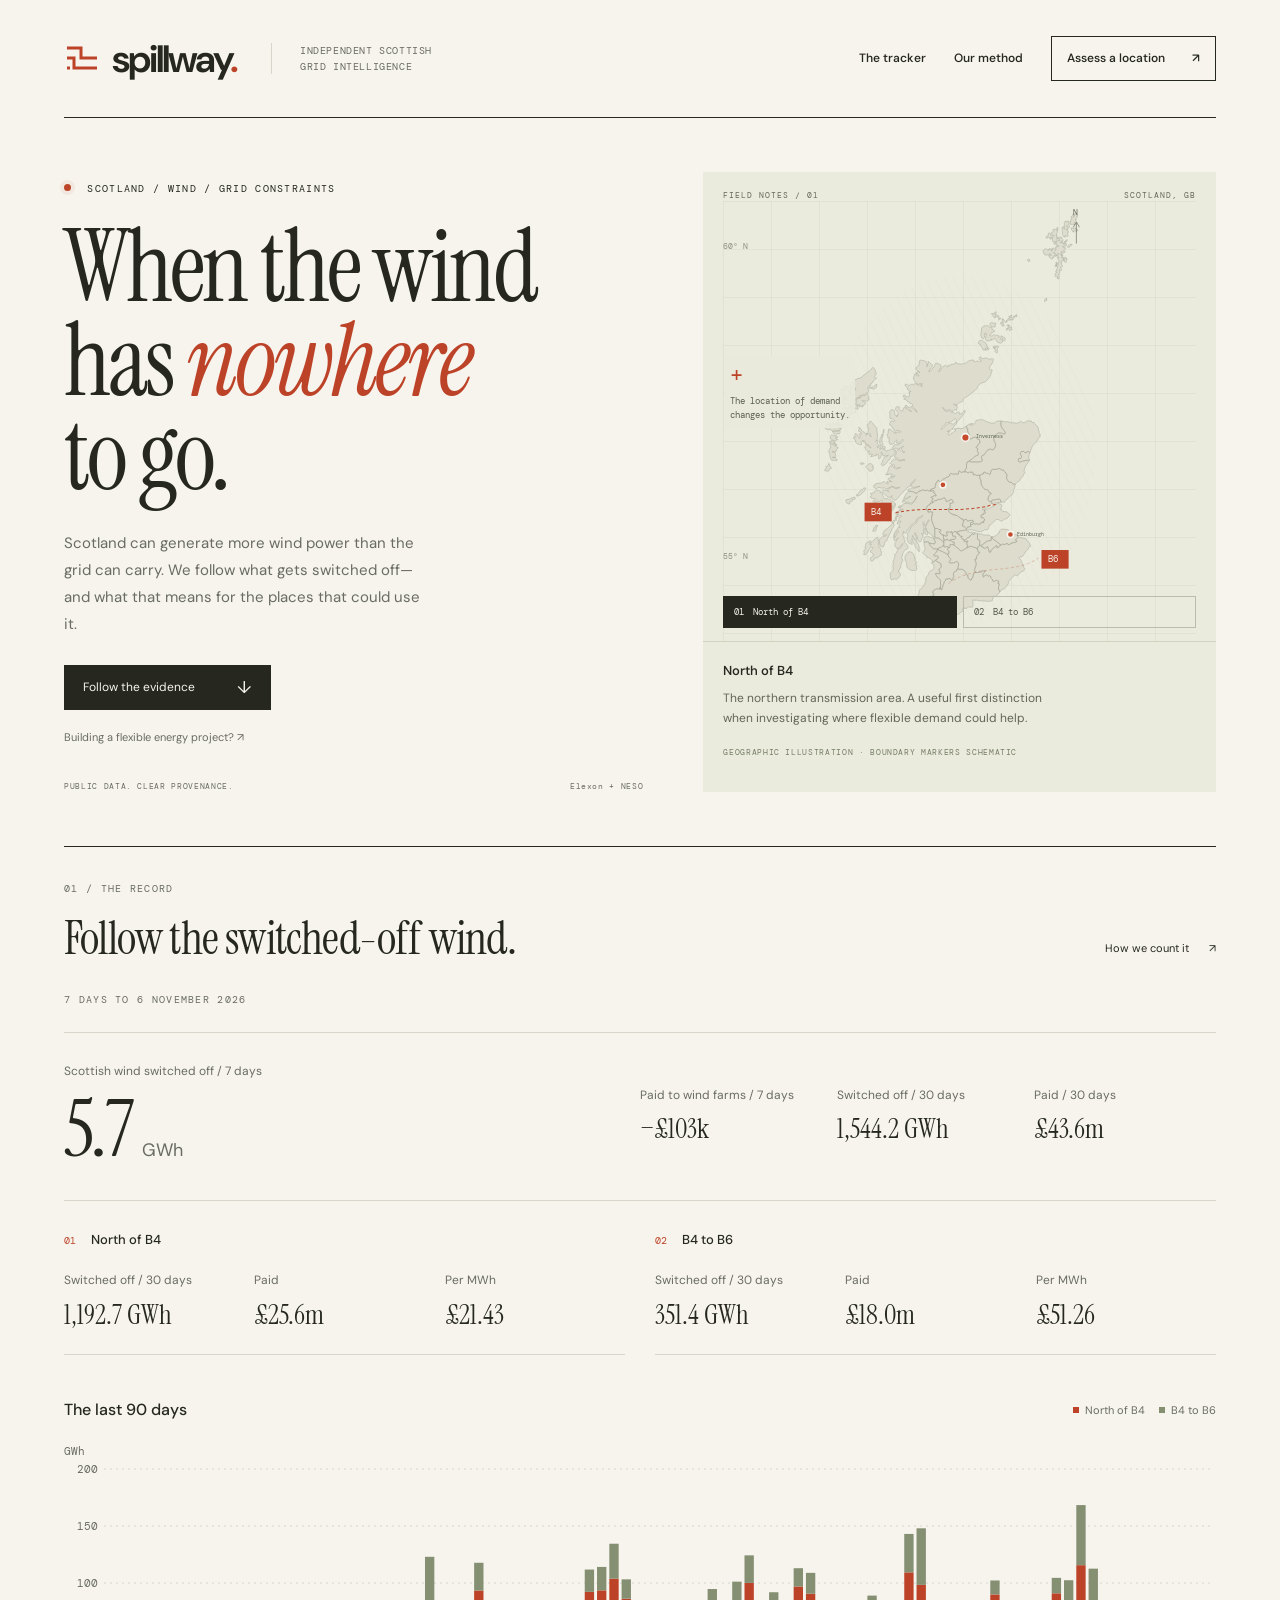
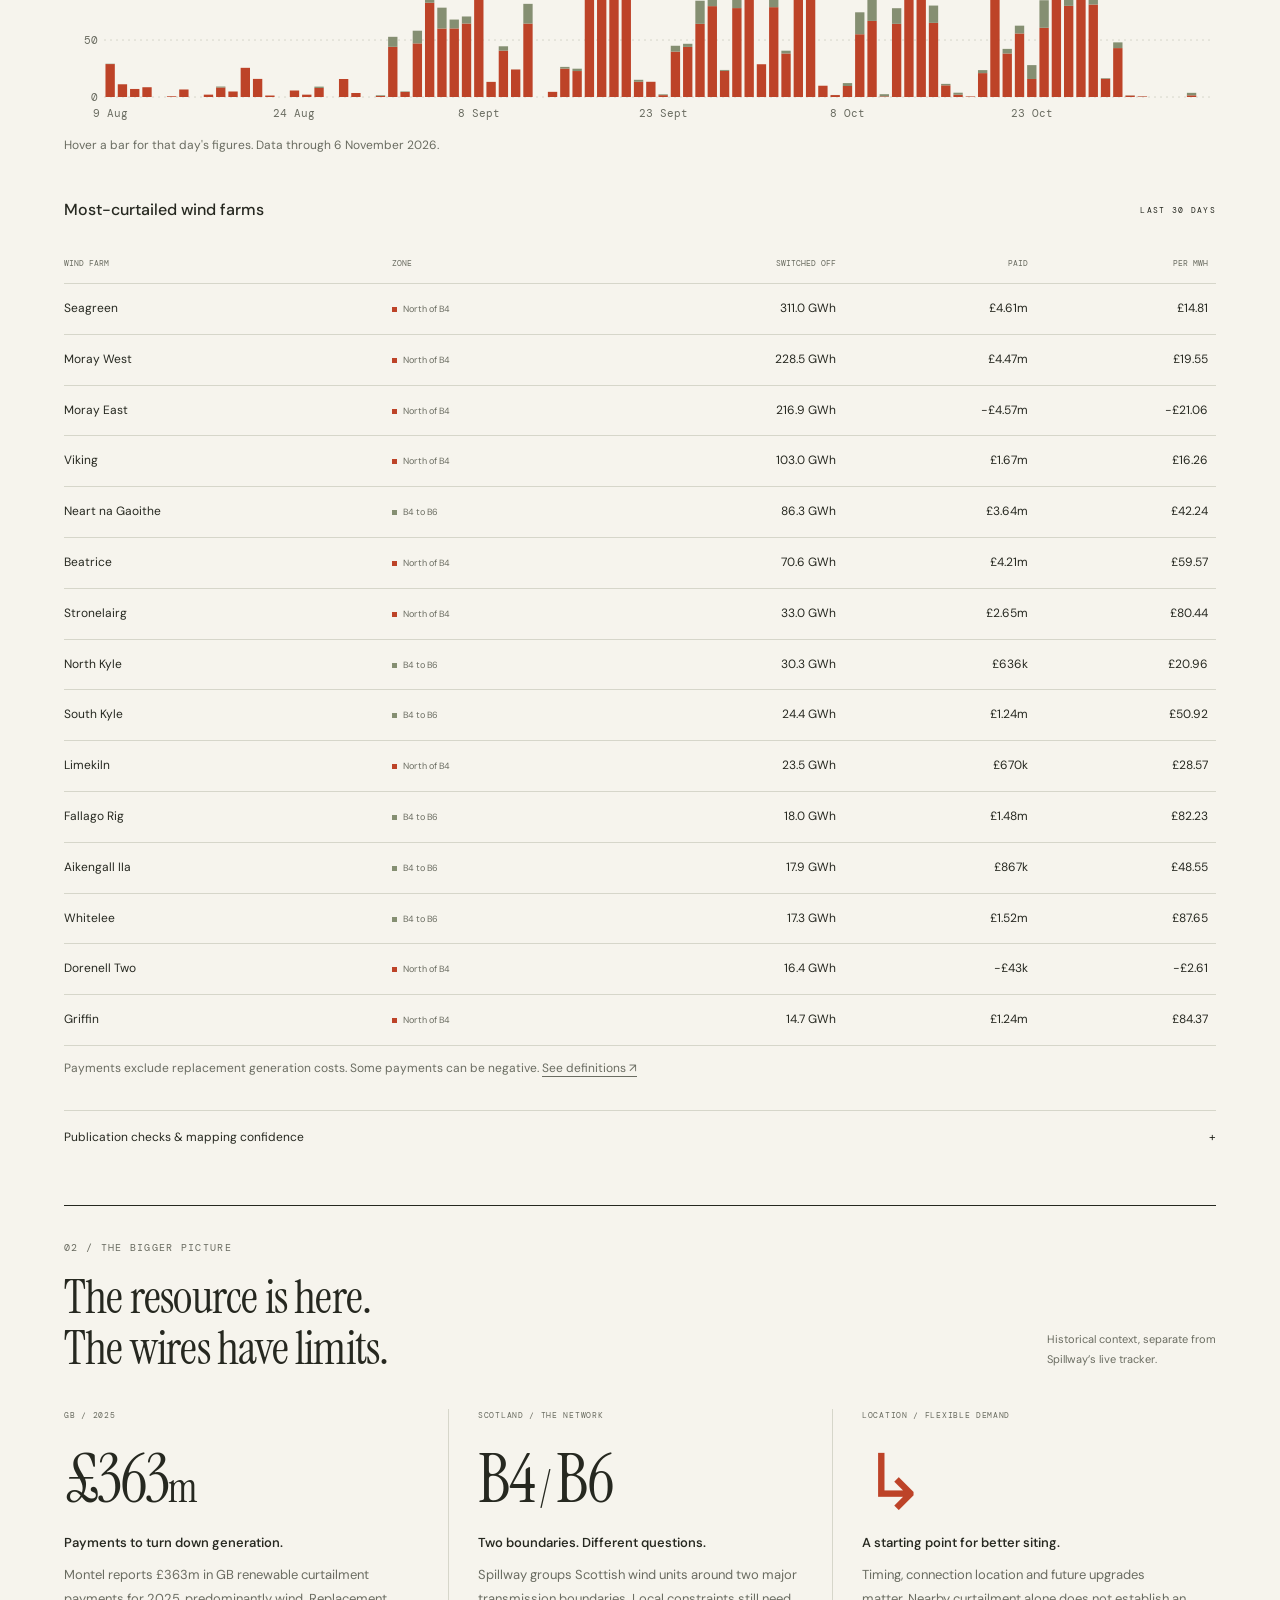
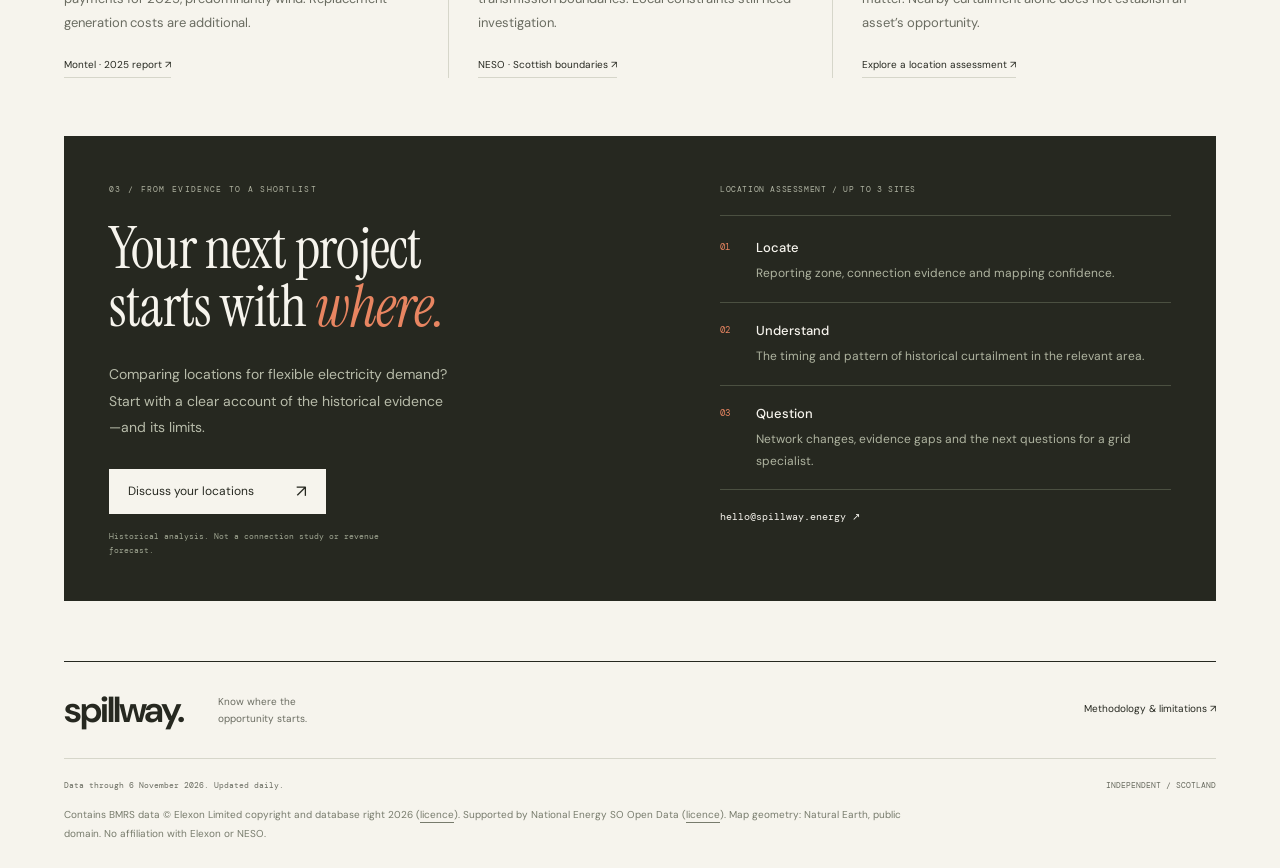
<file: index.html>
<!doctype html>
<html lang="en-GB">
<head>
<meta charset="utf-8"><meta name="viewport" content="width=device-width, initial-scale=1">
<title>Spillway — Scottish grid intelligence</title>
<meta name="description" content="Follow Scotland’s curtailed wind. Independent grid intelligence and historical location assessments for flexible electricity demand.">
<link rel="preconnect" href="https://fonts.googleapis.com"><link rel="preconnect" href="https://fonts.gstatic.com" crossorigin>
<link href="https://fonts.googleapis.com/css2?family=DM+Sans:wght@400;450;500;550;600;650;700&family=DM+Mono:wght@400;500&family=Instrument+Serif:ital@0;1&display=swap" rel="stylesheet">
<link rel="icon" href="assets/favicon.svg" type="image/svg+xml">
<link rel="stylesheet" href="assets/style.css">
</head>
<body>
<a class="skip" href="#main">Skip to content</a>
<div class="site-shell">
<header class="top">
<a class="mark" href="./" aria-label="Spillway home"><svg viewBox="0 0 36 36" aria-hidden="true"><path d="M3 7h14v10h16M3 17h7v10h23M3 27h3" /></svg><span>spillway<span class="brand-dot">.</span></span></a>
<span class="strap">Independent Scottish<br>grid intelligence</span>
<nav aria-label="Main navigation"><a href="#tracker">The tracker</a><a href="methodology.html">Our method</a><a class="nav-cta" href="#assessment">Assess a location <span aria-hidden="true">↗</span></a></nav>
</header>
<main id="main">
<section class="hero" aria-labelledby="hero-title">
<div class="hero-copy">
<p class="eyebrow"><span class="signal"></span> Scotland / wind / grid constraints</p>
<h1 id="hero-title">When the wind<br>has <em>nowhere</em><br>to go.</h1>
<p class="hero-description">Scotland can generate more wind power than the grid can carry. We follow what gets switched off—and what that means for the places that could use it.</p>
<div class="hero-links"><a class="solid-link" href="#tracker">Follow the evidence <span aria-hidden="true">↓</span></a><a class="text-link" href="#assessment">Building a flexible energy project? <span aria-hidden="true">↗</span></a></div>
<div class="hero-foot"><span>PUBLIC DATA. CLEAR PROVENANCE.</span><span>Elexon + NESO</span></div>
</div>
<figure class="atlas">
<div class="atlas-top"><span>FIELD NOTES / 01</span><span>SCOTLAND, GB</span></div>
<div class="atlas-body">
<div class="atlas-coordinate coordinate-top">60° N</div><div class="atlas-coordinate coordinate-bottom">55° N</div>
<svg class="scotland-map" viewBox="0 0 430 580" role="img" aria-labelledby="map-title map-desc">
<title id="map-title">Scotland and its two broad reporting zones</title><desc id="map-desc">Geographic illustration of Scotland. B4 separates the northern and southern transmission areas; B6 is the interface with England and Wales. Boundary markers are schematic, not a site connection map.</desc>
<defs><pattern id="sea-lines" width="11" height="11" patternUnits="userSpaceOnUse" patternTransform="rotate(-25)"><line x1="0" y1="0" x2="0" y2="11" stroke="#c9c8bb" stroke-width=".6"/></pattern><pattern id="land-lines" width="5" height="5" patternUnits="userSpaceOnUse" patternTransform="rotate(25)"><line x1="0" y1="0" x2="0" y2="5" stroke="#c6c4b5" stroke-width=".4"/></pattern></defs>
<ellipse cx="216" cy="326" rx="174" ry="225" fill="url(#sea-lines)" opacity=".48"/>
<g id="scotland-land" fill="#dddccd" stroke="#9c9e8e" stroke-width=".55" stroke-linejoin="round"><path d="M306.1,450.0L303.9,450.9L303.7,451.0L303.4,451.3L303.3,452.0L303.1,453.3L303.0,453.7L302.8,454.1L301.6,455.4L301.4,455.6L300.6,456.0L300.3,456.2L299.8,456.7L299.4,457.1L299.2,457.3L299.0,457.7L298.8,458.3L298.5,458.9L295.9,462.8L295.5,463.3L295.1,463.5L294.4,463.7L292.5,463.7L291.9,463.9L291.6,464.0L291.5,464.3L291.4,464.7L291.4,465.0L291.5,465.4L291.6,465.6L291.8,465.8L292.5,466.3L292.7,466.4L292.8,466.8L292.8,467.1L293.0,467.4L293.1,467.6L293.7,468.2L293.8,468.4L293.9,468.7L293.9,469.0L294.1,469.6L294.9,471.8L295.7,473.3L296.3,474.2L296.8,475.2L296.8,475.5L296.9,475.8L296.9,475.9L296.8,476.0L296.8,476.3L296.9,476.6L297.0,476.8L298.1,478.4L298.2,478.7L298.3,478.9L298.4,479.2L298.4,479.5L298.3,479.9L298.1,480.3L297.7,481.0L297.1,481.7L296.1,482.3L295.5,482.6L294.1,482.9L293.5,483.4L293.0,484.0L291.6,484.7L291.3,484.9L291.0,485.6L290.8,486.0L290.6,486.8L290.3,487.3L289.9,487.7L289.0,488.3L288.6,488.3L288.3,488.2L288.1,488.0L287.7,487.6L287.4,487.5L286.7,487.4L285.5,487.6L285.0,487.9L280.7,491.8L278.1,495.0L277.5,495.6L277.3,495.9L277.2,496.2L277.2,496.8L277.3,497.2L277.4,497.4L277.5,497.6L277.5,497.8L277.5,498.1L277.3,498.8L277.2,499.2L276.9,499.5L276.3,499.8L275.5,500.4L274.3,502.3L273.7,503.3L272.7,504.3L271.4,505.2L269.2,506.2L268.4,506.5L267.7,507.0L266.4,509.0L266.4,509.0L266.4,509.0L265.9,506.9L264.8,506.1L264.5,505.3L264.8,501.3L265.7,499.9L265.7,498.9L265.5,498.4L264.1,498.3L263.7,497.8L264.1,497.0L265.3,496.2L265.0,495.4L264.4,494.9L262.9,494.7L261.8,494.0L260.5,494.5L259.3,495.7L258.6,494.9L257.5,495.3L257.0,494.6L257.1,493.6L256.5,492.4L254.5,490.5L254.5,489.1L254.2,488.6L252.9,488.2L251.3,488.8L250.5,487.7L249.2,486.9L246.7,488.4L245.5,489.5L244.6,489.4L244.3,488.8L244.6,487.8L244.6,485.8L245.6,484.4L247.6,482.9L247.7,482.3L247.1,482.1L245.3,482.0L244.0,481.2L243.1,483.1L242.6,483.5L239.5,483.5L237.9,484.1L235.2,483.7L233.5,481.3L234.6,477.8L234.6,476.7L235.9,474.7L235.7,472.4L236.0,471.5L235.8,470.9L235.1,470.4L235.0,469.4L233.9,467.5L234.4,466.8L236.3,466.5L236.7,465.3L236.6,464.7L236.1,464.3L236.2,463.4L240.3,458.3L240.0,457.9L238.9,457.9L238.3,457.4L238.3,456.1L237.2,453.8L237.2,453.1L238.2,452.2L238.3,450.7L238.9,449.9L240.2,449.0L240.6,448.8L241.5,449.0L241.9,449.5L243.0,451.0L244.9,451.0L245.2,452.1L246.3,452.7L248.2,452.5L250.4,450.4L251.2,452.1L251.3,453.4L252.3,455.7L252.2,457.1L253.4,458.0L254.7,457.4L254.9,456.8L254.6,455.9L255.7,454.6L261.9,449.2L262.3,449.3L262.7,450.0L262.4,451.7L263.7,452.0L264.7,451.5L266.1,449.4L267.3,449.0L267.8,448.7L269.7,447.2L271.9,448.1L275.8,446.4L276.4,446.9L276.5,447.6L278.6,448.1L279.4,447.8L280.0,446.8L280.9,447.0L281.6,445.7L283.2,445.5L283.7,446.2L284.4,445.3L286.7,445.1L287.5,444.2L288.2,444.4L288.3,444.0L288.0,443.2L286.3,442.4L289.1,439.2L289.6,438.1L289.7,438.1L289.9,437.5L290.4,437.9L292.4,439.0L300.2,440.5L300.6,440.8L300.8,441.5L300.9,442.2L301.0,442.9L301.4,443.1L302.4,443.5L303.4,444.6L306.1,450.0Z M266.4,509.0L265.3,510.6L265.2,511.0L264.8,511.4L264.5,511.7L262.9,512.4L262.7,512.7L261.9,514.5L261.7,514.8L261.4,515.0L260.6,515.2L260.3,515.1L258.5,514.1L258.2,514.0L257.9,514.2L257.7,514.6L257.7,516.8L257.6,517.2L257.0,518.5L256.8,520.1L252.7,521.2L237.4,520.1L236.6,519.8L235.9,519.4L235.1,519.1L234.5,519.4L234.6,519.6L234.6,519.6L234.7,519.7L234.8,520.1L234.0,520.4L233.2,520.1L231.8,518.9L231.2,521.2L231.6,522.1L231.8,523.8L231.9,525.6L231.8,527.0L231.3,528.4L230.5,528.9L226.0,528.4L224.8,528.6L223.7,530.4L220.3,529.9L220.4,530.3L220.5,530.3L220.6,530.5L220.2,530.8L219.8,530.7L219.5,530.4L219.3,529.9L219.8,528.8L220.1,528.9L220.3,529.3L220.2,528.7L220.2,528.4L220.0,528.2L219.4,529.1L218.7,529.9L218.9,530.7L219.0,531.1L218.7,531.2L218.0,531.7L219.7,533.4L219.2,533.8L216.7,535.0L212.9,537.9L210.6,538.2L209.1,538.1L209.1,537.5L209.0,537.4L208.8,537.3L208.6,537.2L208.5,537.0L208.7,536.7L208.8,536.4L208.8,536.4L208.7,535.5L208.9,534.4L208.8,533.5L208.1,533.2L208.1,532.8L207.4,533.4L206.9,534.7L206.7,536.1L207.2,537.5L205.3,537.8L202.9,536.2L201.2,533.3L201.6,529.9L200.9,530.3L199.7,531.8L198.9,532.2L198.2,532.1L194.6,530.4L194.1,529.9L193.6,529.3L193.2,528.1L193.0,527.2L192.6,526.6L191.9,526.4L191.6,526.7L191.2,527.6L190.9,528.7L190.7,529.6L191.2,531.6L191.5,532.8L191.9,533.4L192.6,533.4L193.3,533.6L193.9,534.1L194.5,534.9L194.7,536.0L194.2,536.9L194.0,538.0L194.7,539.2L194.1,540.4L194.2,542.2L194.5,543.8L194.2,544.5L193.9,544.7L193.7,545.1L193.3,545.5L192.8,545.7L191.7,545.5L190.7,545.1L189.5,544.1L189.1,543.9L187.4,543.9L186.9,543.6L184.1,539.2L182.6,537.6L176.9,534.0L174.7,533.3L173.7,532.7L172.8,530.3L171.8,529.8L170.0,529.9L168.8,530.4L167.7,531.3L166.8,532.3L166.0,533.4L165.6,534.2L165.4,534.6L165.4,535.1L165.4,535.7L165.5,536.4L165.7,537.4L166.1,538.3L166.6,538.7L166.9,539.6L167.4,541.6L168.2,543.6L169.6,544.8L169.6,545.6L169.3,547.1L169.3,547.9L169.3,548.3L170.0,549.7L168.9,549.4L166.9,548.3L165.9,548.0L165.4,547.4L165.1,546.1L165.2,544.7L165.7,543.9L165.4,543.4L165.2,542.8L165.2,542.2L165.4,541.6L164.5,541.5L164.1,541.3L163.8,541.0L163.6,540.2L163.3,539.0L163.0,537.9L162.6,537.5L161.6,537.0L157.0,531.3L155.7,528.8L154.8,525.8L154.5,522.4L154.7,519.3L155.0,517.8L155.7,517.1L156.7,517.2L157.2,517.1L157.5,516.8L157.7,515.8L158.1,516.3L158.6,517.2L158.8,517.7L159.5,518.9L159.9,519.7L160.1,520.6L160.1,521.5L160.1,523.6L160.3,524.4L160.9,525.3L161.7,526.0L162.6,526.2L163.4,525.3L163.6,524.9L163.8,524.6L163.8,524.1L162.0,520.5L161.8,519.7L161.6,519.0L163.8,517.8L165.2,517.9L166.8,518.7L167.3,518.5L168.5,517.3L168.9,516.0L169.4,515.4L172.8,514.7L174.0,515.6L174.5,515.0L177.5,514.9L180.9,513.9L181.4,513.3L181.6,512.6L181.5,512.0L180.3,511.2L179.9,509.3L180.1,508.3L181.9,506.6L184.7,505.0L185.3,504.8L187.7,505.6L188.8,505.1L189.2,504.9L189.6,503.6L190.2,503.6L190.5,506.4L191.1,506.3L191.8,505.5L191.9,503.8L192.7,503.0L193.1,500.0L194.2,498.0L194.5,496.2L195.8,495.1L196.9,492.3L197.5,492.2L199.5,492.6L199.8,492.5L200.1,491.6L202.1,491.8L202.9,492.3L203.9,494.0L204.7,494.3L205.8,493.0L205.7,491.6L207.1,489.0L206.5,486.9L206.7,484.8L207.8,483.2L211.1,481.5L211.2,481.3L210.8,479.9L211.3,479.6L212.0,479.3L212.3,479.2L213.3,479.9L217.0,479.8L219.6,480.6L222.3,483.7L223.5,487.0L225.2,487.7L225.2,490.4L225.5,491.2L227.0,492.2L228.4,493.9L229.6,493.6L229.8,491.9L230.0,491.4L231.7,490.5L231.8,488.8L232.1,487.5L232.0,485.9L235.2,483.7L237.9,484.1L239.5,483.5L242.6,483.5L243.1,483.1L244.0,481.2L245.3,482.0L247.1,482.1L247.7,482.3L247.6,482.9L245.6,484.4L244.6,485.8L244.6,487.8L244.3,488.8L244.6,489.4L245.5,489.5L246.7,488.4L249.2,486.9L250.5,487.7L251.3,488.8L252.9,488.2L254.2,488.6L254.5,489.1L254.5,490.5L256.5,492.4L257.1,493.6L257.0,494.6L257.5,495.3L258.6,494.9L259.3,495.7L260.5,494.5L261.8,494.0L262.9,494.7L264.4,494.9L265.0,495.4L265.3,496.2L264.1,497.0L263.7,497.8L264.1,498.3L265.5,498.4L265.7,498.9L265.7,499.9L264.8,501.3L264.5,505.3L264.8,506.1L265.9,506.9L266.4,509.0L266.4,509.0L266.4,509.0Z M223.4,427.3L221.7,425.7L220.6,424.4L220.0,424.0L219.0,423.9L219.0,424.4L218.6,424.4L218.1,423.4L217.9,422.5L218.2,421.5L218.9,420.2L219.5,418.1L219.6,417.1L222.8,415.2L223.3,415.5L224.0,417.1L224.5,417.4L227.3,417.6L227.7,416.8L229.1,417.0L229.8,416.7L232.3,417.6L232.6,418.0L232.2,418.4L228.3,420.3L228.6,422.1L228.9,422.6L228.1,423.2L228.3,423.7L228.9,424.0L228.9,424.5L226.0,425.3L224.9,425.2L224.4,426.3L223.6,427.2L223.4,427.3Z M219.0,424.4L219.0,424.5L221.9,426.5L222.3,427.1L222.7,427.3L223.7,429.2L222.3,429.1L219.6,429.8L215.0,430.3L211.7,431.5L210.7,432.5L210.3,431.3L207.3,431.3L205.9,432.7L205.2,433.0L204.8,433.1L204.4,432.8L204.5,431.7L204.4,431.1L203.6,431.3L203.3,432.2L202.8,432.6L201.7,431.8L199.3,431.9L197.9,431.4L197.4,432.1L198.3,434.5L198.5,436.2L198.0,437.0L196.7,437.1L193.9,435.5L193.7,435.6L192.5,435.9L191.6,435.6L190.5,433.6L189.2,433.2L188.5,432.0L188.6,431.1L190.6,430.0L190.6,429.6L189.8,428.9L187.2,428.2L186.2,427.3L186.2,427.3L184.8,427.3L183.6,426.9L182.5,426.9L181.9,426.0L180.8,422.9L179.2,418.8L178.5,416.6L178.4,414.4L178.4,414.3L178.4,414.1L178.3,412.4L178.5,411.6L178.6,411.7L178.8,410.4L179.4,409.9L179.6,409.6L179.6,409.6L179.1,408.9L179.0,408.3L179.0,408.0L180.0,406.2L177.3,405.7L176.7,405.6L176.3,405.7L173.8,406.4L173.6,406.1L173.5,406.0L173.7,405.7L174.0,404.9L174.0,404.6L174.0,404.3L171.2,402.7L171.0,402.1L172.3,400.2L172.5,399.5L172.6,398.8L174.2,397.2L176.4,396.3L176.5,395.2L176.5,394.9L177.5,394.3L179.3,394.4L180.5,393.4L180.5,393.4L182.4,391.6L184.1,391.0L185.8,390.9L186.2,390.5L186.2,389.8L186.6,389.4L187.2,389.4L188.0,390.1L188.6,390.0L192.5,388.8L194.3,387.5L195.7,388.2L197.3,392.1L197.3,392.1L197.5,392.6L200.0,391.7L202.8,390.2L203.8,389.9L204.2,390.0L204.3,390.0L205.4,390.8L206.6,393.7L205.1,394.1L204.1,395.0L202.2,394.6L202.3,400.2L202.0,400.8L201.9,400.8L201.6,401.3L200.4,401.2L200.2,401.8L199.9,401.8L200.2,401.9L200.2,403.3L200.8,403.9L200.7,405.5L203.0,408.0L205.4,408.5L206.4,409.8L207.2,410.2L207.6,410.2L207.9,409.3L208.3,409.2L209.1,410.3L211.4,410.6L213.0,412.2L215.7,413.6L217.1,415.3L218.7,414.9L219.0,415.2L219.1,416.8L219.5,417.2L219.6,417.1L219.5,418.1L218.9,420.2L218.2,421.5L217.9,422.5L218.1,423.4L218.6,424.4L219.0,424.4Z M223.7,429.2L224.3,430.3L224.6,430.9L225.0,431.0L225.9,430.9L226.2,430.9L226.6,431.3L226.8,431.9L227.1,432.4L227.7,432.6L230.4,432.0L231.5,432.1L234.9,433.0L234.6,433.5L233.3,434.6L232.0,434.6L231.4,434.0L230.5,434.3L228.7,436.5L227.3,437.4L227.2,438.4L224.7,439.3L222.1,441.8L220.4,442.4L220.1,441.5L218.1,440.6L216.3,439.2L217.6,437.8L217.8,437.5L217.7,437.2L214.9,437.1L214.3,436.1L214.2,434.8L212.4,434.8L212.7,433.5L212.5,433.0L210.8,433.1L210.7,432.5L211.7,431.5L215.0,430.3L219.6,429.8L222.3,429.1L223.7,429.2Z M234.9,433.0L237.6,433.8L237.6,433.8L237.6,434.1L237.5,436.2L237.5,438.1L237.6,440.6L238.3,441.7L239.4,442.1L240.3,442.7L240.5,443.3L240.2,447.3L240.2,449.0L238.9,449.9L238.3,450.7L238.2,452.2L237.2,453.1L234.1,451.7L232.1,451.5L230.9,450.4L229.9,450.2L226.2,450.9L225.2,451.4L224.5,452.4L224.1,452.3L224.0,451.9L223.9,451.4L224.6,450.2L224.7,449.4L223.4,445.6L224.0,444.9L225.1,444.5L225.3,444.0L224.2,443.4L221.1,444.4L219.8,442.9L220.4,442.4L222.1,441.8L224.7,439.3L227.2,438.4L227.3,437.4L228.7,436.5L230.5,434.3L231.4,434.0L232.0,434.6L233.3,434.6L234.6,433.5L234.9,433.0Z M237.6,433.8L239.7,434.4L242.0,434.4L242.8,434.0L243.3,434.0L243.8,434.7L244.6,435.4L253.4,436.1L253.7,436.4L254.6,437.6L254.8,437.9L255.4,438.0L255.5,438.9L255.2,440.8L255.0,442.8L252.7,442.9L250.1,443.5L247.1,445.8L242.9,448.6L241.9,449.5L241.5,449.0L240.6,448.8L240.2,449.0L240.2,447.3L240.5,443.3L240.3,442.7L239.4,442.1L238.3,441.7L237.6,440.6L237.5,438.1L237.5,436.2L237.6,434.1L237.6,433.8L237.6,433.8Z M255.4,438.0L256.3,437.9L256.3,438.0L256.3,438.2L256.5,439.7L257.8,441.0L263.3,445.1L266.6,447.7L267.8,448.7L267.3,449.0L266.1,449.4L264.7,451.5L263.7,452.0L262.4,451.7L262.7,450.0L262.3,449.3L261.9,449.2L255.7,454.6L254.6,455.9L254.9,456.8L254.7,457.4L253.4,458.0L252.2,457.1L252.3,455.7L251.3,453.4L251.2,452.1L250.4,450.4L248.2,452.5L246.3,452.7L245.2,452.1L244.9,451.0L243.0,451.0L241.9,449.5L242.9,448.6L247.1,445.8L250.1,443.5L252.7,442.9L255.0,442.8L255.2,440.8L255.5,438.9L255.4,438.0Z M256.3,437.9L258.4,437.7L262.1,436.1L263.2,435.1L264.0,433.8L264.8,432.8L266.0,432.6L265.7,431.6L265.6,431.2L265.4,430.9L266.3,430.1L267.7,428.4L268.7,428.0L276.7,428.6L277.6,429.0L279.0,430.9L279.9,431.4L279.4,432.8L279.2,433.3L279.9,433.5L281.1,433.3L281.8,433.8L282.0,433.5L282.5,433.0L282.8,432.6L283.5,433.4L285.5,434.8L287.3,435.3L289.9,437.5L289.7,438.1L289.6,438.1L289.1,439.2L286.3,442.4L288.0,443.2L288.3,444.0L288.2,444.4L287.5,444.2L286.7,445.1L284.4,445.3L283.7,446.2L283.2,445.5L281.6,445.7L280.9,447.0L280.0,446.8L279.4,447.8L278.6,448.1L276.5,447.6L276.4,446.9L275.8,446.4L271.9,448.1L269.7,447.2L267.8,448.7L266.6,447.7L263.3,445.1L257.8,441.0L256.5,439.7L256.3,438.2L256.3,438.0L256.3,437.9Z M161.6,519.0L161.6,518.9L160.9,517.2L160.8,516.2L160.8,514.3L160.9,513.8L161.1,513.0L162.0,511.0L162.3,509.8L162.4,508.1L162.8,506.5L163.8,505.5L165.7,504.2L168.8,499.9L169.1,499.7L169.6,499.6L169.7,499.3L169.7,498.4L169.7,498.0L170.8,495.1L171.0,494.4L171.0,493.5L170.9,491.7L171.0,490.9L171.2,490.4L172.8,488.3L173.7,487.6L174.1,487.1L174.4,486.3L174.8,484.3L175.2,483.3L176.8,481.9L180.0,480.4L181.1,478.7L181.5,476.4L181.1,474.3L180.0,472.9L178.2,472.2L179.2,470.7L179.6,470.7L180.0,470.7L181.9,469.5L183.3,468.2L184.0,469.0L185.7,469.8L187.6,471.2L189.9,472.2L190.7,474.5L190.7,476.1L190.4,477.4L189.3,478.8L188.2,479.6L188.0,480.6L188.3,481.6L188.9,482.5L189.1,483.6L189.1,485.0L188.9,485.7L187.9,485.7L186.5,485.1L185.1,485.1L183.9,484.8L183.4,485.5L183.5,486.1L184.3,487.5L184.9,488.8L185.6,489.7L187.0,490.8L188.4,492.1L189.4,493.4L189.9,494.5L189.9,495.9L189.9,498.0L189.9,499.5L189.9,501.4L189.4,502.8L188.8,504.5L188.8,505.1L187.7,505.6L185.3,504.8L184.7,505.0L181.9,506.6L180.1,508.3L179.9,509.3L180.3,511.2L181.5,512.0L181.6,512.6L181.4,513.3L180.9,513.9L177.5,514.9L174.5,515.0L174.0,515.6L172.8,514.7L169.4,515.4L168.9,516.0L168.5,517.3L167.3,518.5L166.8,518.7L165.2,517.9L163.8,517.8L161.6,519.0Z M179.2,470.7L179.2,470.6L179.0,468.8L177.9,467.1L176.5,465.9L173.9,464.7L172.4,464.6L171.9,464.3L172.3,463.5L172.3,462.9L169.5,461.1L168.0,459.7L167.0,458.3L169.1,456.0L169.9,454.2L169.7,451.3L169.4,450.3L169.1,449.6L168.8,448.7L168.5,445.0L168.5,444.9L168.6,444.9L170.3,444.5L172.9,444.5L174.0,444.6L175.1,445.6L175.8,447.7L176.8,449.5L179.1,452.0L180.7,453.3L183.4,453.6L185.1,453.5L186.4,453.7L186.3,453.9L186.3,454.0L185.7,455.1L184.4,457.8L182.7,459.7L181.5,461.0L181.2,462.0L181.9,462.6L183.0,462.7L184.4,462.7L185.6,462.7L187.1,463.6L187.1,464.4L186.7,465.7L185.2,466.8L183.5,468.0L183.3,468.2L181.9,469.5L180.0,470.7L179.6,470.7L179.2,470.7Z M168.5,444.9L168.4,442.6L168.6,440.3L169.3,438.8L170.4,437.9L171.9,437.3L172.8,437.1L173.5,437.2L176.5,438.6L177.3,438.7L177.9,438.5L178.9,439.1L181.1,439.5L181.1,439.5L181.5,440.8L182.1,442.2L182.9,443.6L183.2,445.1L183.0,446.2L182.0,446.9L181.0,446.9L179.9,446.9L178.7,446.7L177.3,446.6L176.3,446.4L175.2,445.7L175.1,445.6L174.0,444.6L172.9,444.5L170.3,444.5L168.6,444.9L168.5,444.9Z M181.1,439.5L186.9,440.4L187.7,439.8L188.1,440.2L188.9,440.7L190.1,441.6L192.2,443.4L194.1,445.1L194.1,446.1L194.1,447.8L194.1,448.8L194.1,448.9L192.8,449.7L190.0,451.6L187.8,452.5L186.5,453.3L186.4,453.7L185.1,453.5L183.4,453.6L180.7,453.3L179.1,452.0L176.8,449.5L175.8,447.7L175.1,445.6L175.2,445.7L176.3,446.4L177.3,446.6L178.7,446.7L179.9,446.9L181.0,446.9L182.0,446.9L183.0,446.2L183.2,445.1L182.9,443.6L182.1,442.2L181.5,440.8L181.1,439.5L181.1,439.5Z M187.7,439.8L188.1,439.6L182.9,438.5L182.8,438.2L182.5,436.9L182.4,435.2L182.4,435.1L182.4,434.3L182.4,433.5L182.4,433.3L182.4,432.5L182.4,432.5L182.5,431.9L182.5,431.3L182.5,428.1L182.4,426.9L182.5,426.9L183.6,426.9L184.8,427.3L186.2,427.3L186.2,427.3L187.2,428.2L189.8,428.9L190.6,429.6L190.6,430.0L188.6,431.1L188.5,432.0L189.2,433.2L190.5,433.6L191.6,435.6L192.5,435.9L193.7,435.6L193.8,439.1L193.9,441.0L194.3,441.6L194.1,443.0L194.1,444.7L194.1,445.1L192.2,443.4L190.1,441.6L188.9,440.7L188.1,440.2L187.7,439.8Z M182.9,438.5L181.0,438.1L178.9,436.7L176.4,433.6L174.5,432.9L173.6,432.0L172.8,430.9L172.3,429.8L171.7,427.2L171.6,426.8L170.9,426.6L170.7,427.3L170.7,428.1L171.0,429.2L173.3,432.6L173.8,434.2L173.5,434.9L172.6,435.0L171.5,435.0L170.3,434.5L169.8,433.3L169.7,431.8L169.6,428.5L169.7,427.8L171.5,422.9L174.9,417.5L175.2,416.3L174.9,415.9L174.4,416.3L173.8,417.2L171.0,422.9L170.3,423.9L169.3,424.0L168.9,423.3L169.0,420.7L168.8,419.6L168.3,418.7L167.7,418.4L167.0,419.2L167.6,420.8L168.2,423.7L168.7,426.7L168.5,428.0L167.9,428.2L167.8,428.9L168.0,430.6L168.0,432.3L168.1,433.4L168.4,434.4L167.7,434.7L167.0,434.5L166.2,434.0L165.4,433.8L165.4,434.4L166.0,434.7L166.6,435.1L167.1,435.8L167.3,436.7L167.2,438.0L166.7,438.8L166.1,439.5L165.7,440.2L165.5,441.2L165.4,442.1L165.2,442.8L164.7,443.7L164.0,444.5L163.5,444.6L161.9,444.2L161.2,443.3L160.5,441.1L160.0,438.7L159.8,437.0L157.9,434.4L157.6,433.4L157.3,432.7L156.5,433.3L157.3,434.7L159.1,439.3L159.4,441.1L159.0,441.9L158.1,441.6L155.0,439.0L154.5,437.9L154.5,436.1L154.0,436.8L153.6,437.9L153.3,439.1L153.2,439.9L153.0,440.5L151.6,442.6L152.7,445.0L153.2,446.3L153.5,447.8L152.7,447.8L150.6,446.6L149.0,446.0L148.5,445.4L148.2,443.2L147.9,442.9L147.5,442.7L147.1,442.3L147.0,441.7L146.9,440.9L147.0,439.3L147.1,438.7L147.5,437.7L147.6,437.0L147.6,436.3L147.0,433.8L148.1,432.4L153.4,423.3L156.2,422.2L158.2,420.6L158.6,420.1L160.3,416.2L161.1,415.1L162.6,414.2L164.4,413.4L166.1,412.1L167.0,409.9L166.2,410.5L164.4,412.4L163.6,412.8L161.6,413.0L160.8,413.4L160.1,414.0L159.6,415.1L158.4,418.0L158.0,418.6L152.2,422.5L148.3,428.6L147.8,428.8L147.0,428.9L146.6,429.1L146.6,429.6L146.4,430.8L146.1,431.8L146.0,431.7L145.5,432.7L144.5,433.0L143.3,432.9L142.4,432.6L142.3,432.2L142.3,431.5L142.2,430.9L141.9,431.2L141.7,431.6L141.7,432.1L141.7,432.7L141.4,437.3L141.5,437.5L142.3,437.8L142.5,437.9L143.0,439.6L143.2,440.6L143.2,441.4L143.4,442.0L144.0,442.6L144.0,443.1L143.7,443.1L143.7,443.7L143.9,443.8L144.3,444.2L144.1,444.4L143.9,444.7L143.7,444.9L146.3,447.7L147.5,449.8L147.9,451.9L147.6,453.1L147.0,453.7L145.3,454.2L144.6,454.7L142.4,457.2L141.9,458.0L141.4,459.0L141.1,460.0L140.9,460.7L140.8,462.2L140.7,462.9L139.7,463.7L139.8,464.1L140.0,464.5L140.1,464.7L140.0,466.6L140.4,467.2L141.0,467.3L141.4,468.2L141.1,469.3L140.3,469.6L139.7,470.1L140.1,471.7L139.0,473.7L138.7,474.6L138.7,475.0L138.7,476.6L138.7,477.3L138.5,477.4L138.3,477.3L138.1,477.5L137.0,480.3L136.2,481.5L135.1,482.2L135.1,482.7L135.7,482.6L136.2,482.8L136.7,483.3L137.1,483.9L137.9,485.8L137.9,486.2L138.5,486.7L138.0,488.0L136.4,490.3L135.6,491.1L134.7,491.9L133.6,492.4L132.5,492.7L132.0,492.6L131.1,492.1L130.5,492.0L130.0,492.3L128.9,493.1L128.4,493.2L127.0,493.2L126.1,492.9L125.6,491.8L125.1,488.2L125.0,486.3L125.2,484.6L126.6,483.5L128.4,481.3L128.8,480.4L128.9,478.6L128.6,476.7L128.5,474.8L129.2,472.3L129.0,471.7L128.7,471.1L128.6,470.5L128.7,469.6L129.9,467.0L130.9,464.0L131.1,462.3L130.5,461.2L133.1,458.9L133.5,458.0L133.8,456.8L134.5,455.3L135.3,454.1L135.9,453.6L137.3,453.0L139.0,451.4L140.5,449.2L141.4,446.6L136.7,451.9L135.0,453.3L134.4,453.5L133.8,453.6L134.1,452.5L132.8,452.0L132.2,451.6L131.5,450.7L131.1,449.6L131.1,447.3L130.8,446.6L132.9,443.5L133.2,442.9L133.5,441.7L134.2,440.8L135.1,440.0L135.8,439.1L134.7,439.6L133.1,441.5L131.8,442.2L131.0,443.1L130.5,443.1L130.2,442.6L129.9,441.6L129.8,440.6L135.0,432.5L135.4,431.4L135.2,431.0L135.5,430.7L135.8,430.3L135.2,430.0L134.6,430.4L133.9,430.9L133.2,431.4L132.9,433.0L130.8,435.4L130.8,437.3L130.0,438.8L129.9,439.1L129.4,438.9L129.2,438.4L129.3,437.8L129.5,437.3L129.8,435.0L131.5,431.5L135.1,426.3L135.3,426.0L135.4,425.6L135.5,425.3L135.8,425.1L136.1,425.2L136.5,425.3L136.8,425.6L136.8,425.7L136.9,425.8L137.3,426.1L137.7,426.2L137.8,425.7L137.5,425.1L137.2,424.8L136.9,424.6L136.8,424.5L136.5,423.1L136.4,422.4L136.6,421.8L138.1,419.4L138.4,418.6L138.7,417.5L137.3,417.9L136.2,419.2L135.2,420.7L134.1,421.6L134.4,419.8L135.1,418.1L135.9,416.5L136.8,415.1L136.3,414.0L136.9,413.1L138.0,412.5L138.9,412.3L139.5,412.0L139.5,411.4L139.2,410.8L138.6,410.5L136.6,411.1L136.2,411.4L135.7,411.9L135.2,412.4L134.8,412.3L134.5,411.5L134.6,410.6L135.1,408.8L135.7,405.6L136.2,404.5L137.1,403.5L138.0,404.0L139.3,403.9L141.7,402.9L141.7,402.4L140.5,402.5L138.5,403.2L137.4,402.9L138.4,400.1L138.7,399.4L139.3,399.1L139.9,398.8L140.3,398.4L140.1,397.7L141.3,396.0L142.9,395.2L147.7,394.8L151.6,395.9L153.2,395.5L154.5,394.4L157.5,390.3L159.1,386.9L160.1,385.5L159.0,386.0L158.4,387.3L157.9,388.8L157.2,390.1L155.2,391.8L154.1,393.7L153.5,394.2L151.5,394.5L146.4,393.3L145.1,394.5L144.3,393.9L143.5,390.7L142.8,391.0L142.3,391.8L141.4,393.6L140.7,393.1L142.4,389.0L142.7,387.8L143.8,388.9L145.0,389.4L146.1,389.3L147.0,388.9L149.3,387.2L150.5,386.6L151.1,386.2L151.6,385.5L150.0,386.4L149.4,386.6L148.5,386.5L148.3,386.6L147.5,387.2L146.9,387.4L145.9,388.3L145.3,388.4L144.8,388.2L144.0,387.3L143.3,387.2L143.5,386.6L143.6,386.3L143.9,386.1L144.2,385.8L144.4,385.3L144.5,384.6L144.6,384.3L145.9,382.0L146.3,381.4L148.3,379.6L148.6,379.1L148.8,379.1L149.0,379.1L155.1,379.9L156.3,381.1L159.6,381.9L160.3,381.0L161.3,380.5L162.2,379.0L164.6,378.7L166.8,377.4L167.9,377.6L168.2,377.7L168.3,377.7L169.7,378.5L173.2,377.9L174.6,378.7L174.9,378.8L177.1,379.0L177.2,379.0L178.9,379.1L180.8,378.3L181.4,378.5L181.6,379.8L181.0,380.5L181.1,381.5L182.3,381.8L182.6,381.9L183.2,382.9L184.4,385.0L184.1,385.6L183.6,385.2L182.6,384.7L177.9,386.9L177.9,387.1L177.9,387.3L178.2,387.8L179.5,388.1L179.9,388.5L180.0,388.7L180.0,389.4L178.7,391.7L178.8,392.4L179.3,393.0L180.5,393.4L179.3,394.4L177.5,394.3L176.5,394.9L176.5,395.2L176.4,396.3L174.2,397.2L172.6,398.8L172.5,399.5L172.3,400.2L171.0,402.1L171.2,402.7L174.0,404.3L174.0,404.6L174.0,404.9L173.7,405.7L173.5,406.0L173.6,406.1L173.8,406.4L176.3,405.7L176.7,405.6L177.3,405.7L180.0,406.2L179.0,408.0L179.0,408.3L179.1,408.9L179.6,409.6L179.6,409.6L179.4,409.9L178.8,410.4L178.6,411.7L178.5,411.6L178.3,412.4L178.4,414.1L178.4,414.3L178.4,414.4L178.5,416.6L179.2,418.8L180.8,422.9L181.9,426.0L182.5,426.9L182.4,426.9L182.5,428.1L182.5,431.3L182.5,431.9L182.4,432.5L182.4,432.5L182.4,433.3L182.4,433.5L182.4,434.3L182.4,435.1L182.4,435.2L182.5,436.9L182.8,438.2L182.9,438.5Z M159.8,475.2L158.7,476.0L158.8,477.1L159.3,478.4L159.4,479.8L158.8,480.6L157.5,481.1L155.3,481.5L152.8,481.3L150.6,480.5L148.6,479.2L146.6,477.5L146.6,476.9L146.6,476.3L146.1,474.1L146.0,473.4L146.0,472.8L146.2,472.6L146.3,472.4L146.4,472.1L146.6,471.7L145.4,470.0L144.5,468.3L144.1,466.3L144.3,463.5L145.0,461.7L146.1,459.9L147.6,458.6L149.3,458.3L149.2,458.0L149.0,457.3L148.9,457.1L150.2,457.0L150.6,457.1L153.7,458.6L154.5,459.4L155.5,461.0L156.2,462.8L157.2,467.0L156.6,468.2L158.7,470.3L158.8,472.2L158.3,472.5L157.6,472.6L157.2,472.9L157.5,474.0L157.8,474.3L159.8,475.2Z M161.8,454.8L162.3,455.1L162.7,455.8L162.7,456.5L162.4,457.1L161.8,457.0L161.4,456.3L160.8,454.8L157.7,451.8L157.2,450.4L156.6,448.0L156.5,446.9L154.8,445.8L154.5,445.2L154.1,443.9L153.6,442.4L153.6,441.1L155.2,440.2L156.7,441.5L158.1,443.1L158.6,443.4L159.0,443.5L159.3,443.7L159.6,445.7L159.9,446.1L160.4,446.2L160.8,446.6L161.4,447.7L161.8,448.9L162.2,450.0L162.6,452.7L162.6,453.2L162.3,453.6L161.8,454.8Z M113.7,456.5L113.6,457.5L113.6,458.5L113.8,459.3L114.1,460.0L114.1,460.5L113.5,460.8L113.0,461.2L112.6,461.7L112.4,462.4L112.1,461.8L111.2,463.1L110.1,464.1L108.9,464.8L107.5,465.2L105.5,464.9L104.9,465.2L104.5,467.0L104.3,467.4L103.8,467.9L102.6,468.9L101.4,469.3L100.3,468.9L99.6,467.0L99.9,465.1L100.9,463.9L103.5,462.4L102.5,459.4L101.9,458.7L100.0,457.7L99.6,457.7L99.8,456.2L101.0,454.6L103.2,452.5L102.2,451.9L100.8,451.7L99.4,451.9L98.4,452.8L97.3,455.7L96.6,457.1L95.1,458.2L93.6,460.5L93.0,461.2L91.6,461.4L91.0,460.6L91.1,459.2L91.7,457.7L91.5,457.5L91.3,457.2L91.0,457.1L91.5,455.7L93.7,452.5L92.1,451.3L92.7,450.8L93.1,450.2L93.3,449.4L93.3,448.1L93.5,447.0L93.8,446.4L95.6,445.1L98.2,443.9L98.8,443.3L99.3,442.9L99.9,443.1L99.6,443.7L99.0,446.1L99.0,446.6L99.3,448.1L99.7,448.8L100.3,448.9L100.3,448.4L99.9,446.7L100.9,444.8L102.5,443.2L104.2,442.2L105.4,440.6L106.0,440.2L106.7,440.0L107.4,439.6L108.0,439.0L108.5,438.5L109.0,438.7L109.3,439.0L109.4,439.5L109.6,443.1L110.3,447.8L110.4,450.4L110.7,451.2L111.4,452.1L112.1,452.8L112.6,453.0L112.8,453.4L112.7,454.1L112.5,454.8L112.4,455.4L112.6,455.8L113.0,456.1L113.7,456.5Z M105.3,424.8L105.7,424.5L106.4,424.8L106.8,424.5L106.7,424.1L106.6,423.9L106.5,423.3L107.3,423.2L108.0,422.9L108.6,422.9L108.8,423.9L107.2,426.6L106.7,428.3L106.8,429.8L105.9,430.5L104.6,430.9L103.2,430.8L102.2,430.3L103.0,429.7L103.4,428.7L103.6,427.6L104.0,426.6L105.0,425.3L105.3,424.8Z M124.9,423.9L127.4,421.5L128.8,420.5L129.9,421.0L130.0,421.8L130.2,423.0L130.1,424.0L129.4,424.7L128.6,426.0L127.7,427.0L125.8,431.7L121.7,439.7L120.7,443.1L120.2,442.9L119.0,444.4L118.2,444.9L117.8,445.5L117.3,448.8L117.0,450.1L115.8,451.0L113.9,450.8L112.2,449.7L111.5,447.5L111.0,443.4L111.1,442.0L111.6,440.6L112.3,440.1L113.1,439.6L113.9,438.8L115.3,437.6L119.1,436.9L120.7,435.5L119.5,435.5L117.8,436.0L116.1,436.1L115.4,434.7L116.0,432.7L117.4,430.5L118.8,428.7L119.8,428.0L121.3,427.5L124.9,423.9Z M130.2,416.3L130.5,417.0L130.9,418.3L129.9,419.2L128.4,419.7L127.2,419.8L127.8,418.4L128.5,417.6L130.2,416.3Z M132.8,411.1L133.1,411.4L133.3,411.6L133.5,411.6L133.8,411.1L133.9,412.3L133.5,413.5L133.0,414.8L132.6,417.4L132.1,416.9L131.2,414.6L131.7,413.8L132.2,411.7L132.8,411.1Z M132.8,406.4L133.4,405.9L134.5,406.1L135.1,405.8L134.9,406.8L134.4,407.5L134.1,408.3L134.4,409.4L133.4,410.0L132.5,409.5L132.2,408.1L132.8,406.4Z M136.4,398.3L137.9,398.3L138.6,398.2L139.1,397.7L138.3,399.2L137.5,400.2L136.4,400.7L135.1,400.6L135.4,399.8L135.6,399.3L136.4,398.3Z M107.5,393.6L105.0,393.7L103.8,393.5L102.5,392.4L103.0,391.6L103.6,391.0L104.2,390.7L104.9,390.7L105.6,391.4L107.0,392.6L107.5,393.6Z M75.9,387.8L78.4,386.9L79.6,386.9L80.2,388.4L79.5,389.5L76.6,389.8L76.5,391.3L75.6,392.1L74.5,392.3L73.5,392.7L72.6,394.2L72.9,395.7L71.9,395.8L68.9,394.4L68.4,393.4L68.2,392.1L67.7,390.7L68.7,390.1L72.0,389.6L73.1,389.2L74.8,388.0L75.9,387.8Z M130.2,396.5L130.6,397.1L131.3,398.3L131.6,399.5L131.0,400.0L129.5,400.1L128.8,399.7L128.8,398.8L128.6,398.5L128.3,398.3L127.9,398.2L127.6,398.3L127.7,399.4L127.1,400.4L125.6,401.8L125.6,402.4L126.3,401.8L127.2,401.4L129.0,401.2L129.8,401.6L129.5,402.5L128.6,403.5L124.4,406.4L122.5,406.8L121.0,405.8L121.3,405.6L121.8,405.0L122.2,404.3L122.3,403.5L121.9,403.0L121.3,403.1L120.1,403.5L119.9,403.8L119.6,404.4L119.3,405.0L118.8,405.3L117.2,405.6L113.4,407.6L112.6,408.5L112.0,408.9L111.4,408.8L110.8,408.4L110.3,408.1L109.8,408.3L108.7,409.1L108.1,409.4L103.7,409.4L103.4,409.6L103.2,410.2L102.9,410.8L102.4,411.1L101.8,411.1L100.8,410.7L99.5,409.9L98.6,409.0L97.9,407.7L97.6,406.1L98.1,404.9L99.1,404.2L100.3,404.0L101.3,404.1L102.0,405.0L102.7,406.3L103.3,407.0L104.2,406.4L104.2,405.8L103.8,405.7L103.6,405.6L103.5,405.4L103.2,405.3L104.1,404.9L106.2,405.3L107.0,405.0L107.8,404.2L111.1,403.5L113.3,402.0L114.2,401.0L113.9,400.6L112.9,400.9L110.1,402.4L107.8,403.0L106.6,402.9L105.7,402.1L105.4,401.2L105.7,400.3L106.1,399.7L106.7,399.4L107.3,399.3L107.7,398.9L108.4,397.1L108.5,396.5L108.7,395.9L109.1,395.4L109.6,395.2L111.3,395.4L114.2,394.1L114.7,393.6L115.0,392.7L115.0,391.9L114.8,391.2L114.4,390.7L111.3,392.3L110.3,392.4L109.9,392.6L109.5,393.0L109.1,393.2L108.6,392.7L107.9,391.0L107.4,390.2L106.8,389.6L105.8,389.0L101.4,388.3L100.4,387.8L99.6,387.2L99.0,386.6L101.3,384.9L100.9,384.1L99.9,383.0L99.6,382.0L101.4,381.8L102.1,381.5L102.9,380.8L103.3,381.4L103.7,381.8L104.1,381.8L104.5,381.4L104.6,379.8L106.0,378.7L107.9,378.1L109.5,377.9L110.1,378.4L112.4,379.1L112.3,379.5L112.2,380.4L112.1,380.8L113.6,380.9L114.8,382.6L116.7,387.2L116.9,387.8L116.9,388.4L117.0,388.8L117.5,388.9L122.3,388.9L122.7,389.3L123.0,389.8L123.4,390.1L124.1,389.6L124.6,389.5L125.1,389.6L125.4,389.8L126.5,391.5L126.9,391.8L127.3,392.0L128.2,391.8L128.6,391.8L129.1,392.3L129.8,393.1L130.3,394.1L130.5,395.1L130.9,395.3L131.6,395.1L132.1,395.4L131.8,397.1L131.4,396.8L131.0,396.7L130.2,396.5Z M93.2,375.9L92.7,376.7L92.0,378.4L91.7,379.1L91.3,379.6L91.0,379.9L90.5,380.2L89.9,380.2L88.1,382.6L85.6,384.6L84.8,384.9L83.7,384.4L83.1,384.4L82.8,385.2L82.7,386.0L82.2,385.6L81.8,384.5L81.5,383.7L82.8,383.5L84.1,382.3L86.3,378.8L86.8,378.1L88.4,377.0L89.5,376.5L90.9,375.2L91.7,375.0L93.0,374.7L93.5,375.0L93.2,375.9Z M148.6,379.1L148.9,378.6L147.9,377.9L147.9,377.3L148.4,377.0L149.4,376.1L150.6,376.3L151.3,376.2L152.7,375.0L153.8,375.0L155.8,375.6L156.8,375.3L158.7,374.1L162.6,373.2L163.4,372.6L155.5,374.4L151.8,372.6L151.8,372.1L152.2,370.9L152.5,370.5L155.8,367.0L156.7,365.6L157.5,363.9L154.6,366.4L154.2,367.1L154.0,367.7L153.5,368.1L152.9,368.5L152.4,368.6L152.0,368.8L151.8,369.5L151.7,370.2L151.6,370.9L150.9,372.2L150.3,372.9L149.6,373.2L148.8,373.3L148.3,373.4L147.9,374.2L146.9,374.6L146.5,375.1L146.0,376.1L144.6,377.8L143.8,378.3L142.8,378.5L142.3,378.9L141.7,380.4L141.2,380.8L140.6,380.9L140.0,381.4L139.5,382.0L137.6,384.8L134.4,388.5L131.2,391.1L130.8,391.3L130.4,390.9L129.9,389.8L129.3,389.6L128.6,389.4L127.6,389.0L126.8,388.5L126.2,387.8L127.0,386.4L127.1,385.7L127.2,384.9L126.9,384.9L125.1,387.3L122.2,386.7L115.0,380.9L114.7,380.2L114.8,378.9L115.3,378.3L116.0,378.0L118.4,377.8L120.0,378.2L121.6,379.0L122.9,380.2L123.3,379.6L122.1,378.7L121.7,378.1L121.6,377.3L126.7,373.9L127.9,373.8L130.9,375.3L132.1,375.6L134.7,375.4L136.1,375.0L137.1,374.4L132.6,375.0L131.6,374.8L129.2,373.3L127.2,372.8L122.0,375.6L120.2,376.1L119.6,376.1L119.0,375.9L117.9,375.1L117.3,375.0L114.0,375.2L110.5,374.3L109.3,374.4L108.3,375.3L107.4,375.9L106.2,375.6L105.1,375.0L104.5,374.4L104.2,373.9L104.0,373.4L103.9,372.9L103.9,372.4L103.9,371.6L104.2,371.5L104.5,371.7L104.9,371.5L105.9,369.9L106.5,369.4L113.9,368.6L114.5,368.3L116.2,367.1L116.9,366.8L117.7,367.0L118.2,367.5L118.6,368.1L119.3,368.6L121.9,369.7L122.3,370.0L122.2,369.1L122.0,368.2L121.5,367.6L120.7,367.4L120.7,366.8L121.2,366.7L121.8,366.8L122.4,367.0L122.9,367.4L123.6,366.6L124.7,366.2L125.9,366.5L126.9,366.8L123.3,365.0L122.4,364.0L122.3,363.0L123.0,362.4L128.0,361.7L129.9,360.8L131.5,359.3L130.9,359.0L130.0,359.1L129.2,359.5L128.4,360.9L127.5,360.9L125.6,360.4L126.0,359.6L127.9,357.5L125.7,357.1L121.2,358.1L119.0,357.5L120.6,357.1L122.3,357.0L122.3,356.3L121.9,356.1L121.0,355.1L121.8,354.1L122.3,352.4L122.8,350.4L123.3,348.7L124.1,347.7L125.5,346.8L126.9,346.2L128.2,346.5L128.6,347.0L129.6,348.7L130.2,349.4L130.8,349.9L131.6,350.2L133.2,350.5L135.8,349.9L138.1,348.7L138.1,348.2L137.3,348.4L136.5,348.8L135.8,349.1L135.1,348.7L134.1,349.5L133.0,349.2L132.0,348.5L131.0,348.2L130.3,347.7L130.5,346.6L130.6,345.4L129.5,344.7L129.1,344.7L128.1,345.2L127.6,345.3L127.1,345.0L126.3,344.3L125.8,344.1L125.2,343.5L125.9,342.1L127.9,339.5L128.5,338.6L128.8,338.3L129.4,338.2L130.9,338.4L131.4,338.0L132.2,337.5L133.4,338.0L135.4,339.5L136.4,340.0L141.1,340.0L141.4,339.7L141.7,339.1L142.5,339.1L143.3,339.3L143.7,339.5L144.0,339.5L144.0,338.8L143.0,338.2L139.0,338.9L137.9,339.4L137.2,339.5L136.9,339.1L135.7,337.6L135.1,337.1L131.1,335.9L130.5,335.1L130.9,333.6L132.5,331.3L133.2,330.1L132.3,328.7L133.4,327.1L135.4,325.8L137.1,325.5L138.6,326.6L140.2,328.4L141.8,329.5L143.7,329.0L143.7,328.4L141.7,327.9L141.2,327.5L140.5,326.3L140.0,325.7L139.6,325.5L139.1,324.9L139.7,323.6L140.9,322.4L142.0,322.0L142.0,321.4L140.9,320.9L140.1,321.6L139.5,322.6L138.9,323.2L138.1,323.4L136.4,324.6L135.4,324.9L134.4,324.8L132.6,323.9L131.7,323.7L129.6,324.4L128.6,324.3L128.2,323.2L128.4,322.9L129.5,320.3L129.9,319.8L130.9,319.2L131.4,318.8L131.8,318.4L132.1,318.8L132.4,319.3L132.6,319.6L133.8,319.4L139.1,317.0L141.3,315.0L141.7,312.7L140.9,312.5L139.6,313.8L137.4,316.7L136.2,317.6L135.0,317.5L133.9,316.9L132.5,316.7L133.7,316.0L134.1,315.4L134.0,314.7L133.5,313.6L133.5,313.1L133.2,313.1L132.5,313.8L129.3,317.9L128.0,318.5L125.5,318.9L124.4,318.3L123.6,315.0L123.7,315.1L124.0,314.9L124.2,314.7L124.3,314.4L124.1,314.1L123.7,313.5L123.6,313.2L123.6,312.0L123.7,311.5L124.3,310.9L123.8,310.6L122.3,310.2L122.0,310.0L121.9,309.1L121.4,307.6L121.3,306.5L121.5,305.9L122.1,304.5L122.3,304.0L122.3,302.7L122.3,301.7L122.5,301.0L123.3,301.0L123.2,300.6L123.0,299.6L122.9,299.3L123.8,298.9L124.6,299.1L125.5,299.6L128.0,302.2L128.8,302.7L129.3,302.4L130.1,303.6L130.5,304.0L132.0,304.9L132.5,305.1L132.2,304.6L132.1,304.1L132.0,303.7L131.8,303.3L135.3,302.7L137.3,303.1L138.4,303.0L138.6,302.5L137.1,301.3L135.0,300.8L132.8,301.1L131.5,302.2L129.9,300.4L130.1,300.1L130.5,299.3L128.9,299.0L128.1,297.6L127.5,296.0L126.6,294.6L125.8,294.3L125.1,294.2L124.5,293.9L124.3,292.8L124.5,291.8L125.5,290.7L125.2,290.0L125.2,289.3L127.0,288.4L127.9,288.3L129.4,289.8L130.0,289.8L130.5,289.1L130.8,288.2L130.3,288.0L130.0,287.6L129.7,287.0L129.2,286.5L128.6,286.2L124.6,285.3L124.5,284.4L124.7,282.2L124.6,281.2L124.7,280.5L124.3,278.7L124.3,277.7L124.4,276.8L124.8,275.9L125.3,275.2L125.9,274.7L127.1,274.3L128.4,274.3L129.7,274.6L130.8,275.4L130.7,276.5L130.8,278.2L131.1,279.9L131.5,281.2L132.0,282.0L132.6,282.7L133.3,283.0L134.1,283.0L133.8,282.6L133.5,282.2L133.2,281.2L133.8,281.1L134.2,281.3L135.1,281.8L134.8,280.1L135.0,278.9L135.1,277.8L134.4,276.5L132.6,274.9L132.0,273.9L132.5,273.0L132.1,272.9L132.0,272.8L131.8,272.5L132.3,271.6L133.4,270.2L133.8,269.6L134.5,270.4L135.0,270.7L136.8,270.7L136.5,273.0L137.9,274.8L139.8,275.8L141.4,275.9L141.1,275.4L141.6,274.6L142.2,272.2L142.7,271.3L143.3,271.3L145.5,272.2L146.1,272.7L147.5,274.3L149.1,275.2L152.6,276.5L151.9,275.3L151.3,274.8L149.9,274.2L147.8,272.1L144.7,270.8L144.3,270.5L144.3,270.0L144.2,269.8L144.1,269.5L144.3,269.0L144.6,268.9L145.0,269.3L145.4,269.4L145.6,268.3L146.5,268.9L147.9,270.7L148.9,271.3L149.5,271.3L150.4,270.8L150.9,270.7L151.5,270.9L152.6,271.7L153.1,271.8L153.7,272.2L155.4,273.8L157.4,274.7L158.8,277.1L159.8,277.7L159.5,277.2L159.2,276.5L158.9,275.6L158.8,275.0L158.5,274.5L153.7,270.5L152.6,270.2L152.6,269.6L153.5,269.6L153.9,268.9L153.8,267.9L153.4,266.9L152.8,266.4L151.3,266.1L150.6,265.5L149.2,265.1L147.2,262.8L146.0,262.5L146.1,262.3L146.1,262.2L146.3,262.0L145.6,261.0L144.6,260.7L142.7,260.8L142.8,260.5L142.9,260.2L143.1,259.9L143.3,259.6L143.3,259.1L141.7,256.3L142.7,255.2L144.5,255.7L145.6,257.9L146.7,257.1L147.7,257.4L148.8,257.5L149.9,256.2L149.6,256.2L149.9,255.3L149.8,254.5L149.6,253.9L149.3,253.3L149.9,253.3L149.9,252.7L148.9,252.0L149.6,251.6L150.9,251.3L151.6,250.9L151.6,250.3L150.0,250.4L149.2,250.2L148.6,249.7L148.9,249.2L148.6,248.8L148.2,248.4L147.7,248.2L147.3,248.0L147.4,247.6L147.5,246.6L147.6,246.2L147.0,246.2L146.6,245.9L144.3,242.7L144.4,241.3L145.2,241.0L146.3,241.5L148.3,242.8L149.1,243.0L149.9,242.8L151.8,241.6L152.8,241.3L153.9,241.4L154.9,242.2L155.2,241.5L155.9,241.0L156.6,240.6L157.0,240.4L157.8,240.7L159.3,241.9L160.0,242.2L162.3,242.0L163.1,242.2L166.4,244.5L165.9,243.6L165.4,243.1L164.1,242.2L164.7,241.7L166.1,241.4L166.7,241.0L163.7,240.4L162.7,240.4L162.3,240.7L161.8,241.4L161.3,241.6L160.8,241.4L159.8,240.6L159.3,240.4L158.6,240.0L157.2,238.0L156.7,237.5L156.6,237.2L155.7,235.9L155.5,235.7L155.1,234.7L155.0,234.0L154.9,233.4L155.8,233.4L155.4,232.5L155.4,231.7L155.7,230.8L156.2,229.9L156.2,229.5L156.2,228.9L156.2,228.4L156.3,228.2L156.7,228.3L157.3,228.7L157.6,228.8L160.4,230.6L162.4,230.5L161.1,229.5L160.6,228.9L160.8,228.2L160.5,227.6L160.0,228.0L159.5,228.3L159.0,228.3L158.5,228.2L158.5,227.6L159.0,227.6L159.1,227.6L159.1,227.0L158.8,227.0L158.6,226.8L158.1,226.4L160.8,224.9L162.0,225.4L163.4,226.4L158.1,222.1L158.1,220.5L158.2,219.8L158.6,219.4L161.1,218.0L161.9,217.3L162.4,216.0L162.1,216.0L162.5,214.2L162.6,212.5L163.0,211.0L163.8,210.1L169.9,211.4L171.1,212.1L171.9,213.1L171.9,213.6L172.2,214.9L172.5,216.0L172.6,216.0L172.6,216.9L172.5,217.6L172.2,218.3L171.9,218.9L172.8,218.2L173.2,217.5L173.3,216.6L173.3,215.7L173.5,214.5L173.9,213.9L174.2,213.3L173.9,211.9L174.8,212.6L176.3,214.4L177.1,214.8L178.4,215.8L179.0,216.0L179.5,216.3L179.6,217.0L179.4,217.7L179.2,218.3L178.6,219.0L176.9,220.5L176.0,222.7L175.1,224.3L174.7,225.4L175.6,225.3L178.4,222.3L178.9,222.1L179.2,220.8L180.0,220.2L180.9,219.7L181.8,218.9L182.3,217.4L182.6,215.9L183.1,214.7L184.3,214.2L186.4,214.6L188.4,215.4L190.7,217.1L190.7,217.7L190.7,218.0L190.6,218.0L190.7,218.9L189.6,220.1L188.9,221.7L188.3,223.4L187.4,225.3L188.3,224.9L189.1,224.2L190.4,222.4L190.4,222.1L190.4,221.6L190.4,221.3L190.6,221.2L190.8,221.1L192.7,219.1L192.8,218.9L194.7,217.7L196.0,217.1L196.5,217.1L197.4,217.4L198.8,218.6L199.9,218.9L199.3,218.3L199.8,217.9L200.1,217.4L200.3,216.9L200.6,216.6L201.1,216.5L202.0,216.9L202.7,217.1L203.1,216.8L203.5,215.7L204.0,215.4L205.9,215.4L206.9,215.7L207.3,215.7L207.8,215.4L208.2,214.8L208.9,213.4L209.3,213.1L209.7,213.0L209.8,212.9L209.9,213.1L210.8,214.8L211.0,215.0L212.1,214.8L216.2,215.4L220.3,214.8L222.4,213.9L225.7,211.6L227.5,210.7L230.5,210.2L232.1,210.2L233.2,210.7L232.7,211.2L232.5,211.3L233.7,212.3L235.0,212.2L237.7,211.3L240.4,212.4L241.7,212.4L242.4,210.7L241.5,210.4L240.7,209.8L239.9,208.9L239.4,207.8L240.5,206.4L241.2,205.9L242.0,206.1L242.2,206.5L242.3,207.3L242.5,208.1L242.9,208.4L244.3,208.4L247.5,207.5L249.4,207.3L251.9,209.0L253.5,209.0L256.7,208.4L258.3,209.1L258.0,210.6L257.1,212.4L256.8,213.6L256.3,214.3L255.6,215.9L255.1,216.6L253.9,217.7L253.5,218.3L253.0,219.9L253.0,221.3L253.5,222.3L254.5,222.9L255.1,222.8L255.6,222.6L256.1,222.4L256.5,222.9L256.6,223.9L256.4,224.7L256.0,225.2L255.5,225.3L255.1,228.3L253.0,232.1L250.4,235.6L248.6,237.5L246.6,238.6L242.4,240.0L240.7,241.0L238.2,243.4L237.7,244.2L237.4,245.6L236.5,247.1L234.5,249.2L223.9,257.4L220.4,259.1L219.5,259.9L219.1,260.8L218.6,262.6L218.3,263.2L217.9,263.6L216.7,264.2L215.2,264.6L212.1,266.6L211.6,266.9L211.3,267.4L211.1,268.1L211.1,269.0L210.3,268.5L210.1,268.3L210.4,267.8L209.8,267.5L208.5,267.3L207.1,266.5L206.9,266.9L207.1,267.6L207.5,268.3L208.2,268.9L209.7,268.9L210.4,269.3L210.7,269.6L211.8,271.3L210.8,272.9L210.5,273.8L210.8,274.7L210.0,274.7L208.6,274.2L207.8,274.2L207.4,274.5L206.5,275.6L206.2,275.9L204.8,275.9L202.1,274.5L200.7,274.2L196.9,275.2L195.8,274.5L194.2,272.4L193.3,271.6L192.4,271.3L194.9,274.9L196.4,276.1L198.3,276.5L200.2,275.6L201.2,275.5L202.1,276.2L202.9,277.2L204.0,278.0L204.8,277.9L204.5,276.5L207.6,278.5L209.3,279.0L212.0,276.9L213.5,277.2L214.4,278.3L213.7,279.4L215.3,279.8L217.1,279.1L218.8,277.5L220.1,275.6L220.9,274.8L221.5,274.9L221.8,275.8L221.7,277.1L221.3,277.9L214.8,286.0L213.7,286.9L212.4,288.7L211.8,289.3L210.8,289.5L210.1,289.2L209.8,288.3L210.4,287.0L209.1,285.8L207.5,286.4L203.7,289.6L203.1,289.9L201.9,290.0L198.8,290.8L197.9,290.6L197.1,290.7L196.7,291.7L196.4,292.8L195.6,293.4L195.0,293.7L191.8,296.7L191.4,297.2L191.0,298.1L190.6,299.4L190.9,299.5L191.5,299.0L193.0,298.4L193.7,297.7L194.3,296.9L194.8,296.0L195.4,295.3L197.6,294.0L199.5,292.1L201.5,291.1L201.9,291.1L202.5,291.3L203.1,292.1L205.5,292.6L206.6,292.6L207.3,292.0L207.9,291.4L210.0,290.1L210.8,290.0L211.0,291.0L210.0,292.8L208.6,294.5L207.2,295.5L205.5,298.1L205.7,298.5L205.8,298.8L206.0,299.1L206.2,299.3L203.9,299.5L203.0,300.0L202.2,301.0L202.7,301.8L202.3,301.9L201.2,301.6L198.6,301.6L198.6,302.2L200.0,302.2L200.6,302.3L201.2,302.7L200.3,304.7L199.8,305.5L199.3,306.2L201.0,306.7L201.8,306.7L202.9,306.2L203.6,305.3L204.0,304.7L204.0,304.5L205.1,304.4L205.6,304.1L206.5,302.9L207.2,302.2L208.0,301.8L208.6,301.6L209.5,301.2L209.0,300.2L207.2,298.7L208.5,298.8L212.9,298.1L217.5,298.5L219.0,298.1L223.0,295.3L223.0,295.4L223.8,297.0L224.2,298.8L225.2,299.4L225.1,300.4L224.8,301.0L225.1,301.8L225.0,303.2L226.2,304.1L226.5,305.3L226.6,306.6L226.2,309.3L226.3,310.6L224.7,312.6L224.4,313.6L224.7,314.0L225.5,313.8L227.2,311.9L229.9,311.6L230.6,310.7L231.4,310.3L235.3,309.6L238.1,312.3L240.1,312.7L240.7,316.1L240.4,317.0L239.1,318.1L237.8,320.5L236.5,321.5L235.8,322.6L236.0,323.1L237.8,324.2L237.4,328.3L239.0,329.5L238.5,330.4L238.7,331.3L238.2,332.5L237.5,333.4L236.4,333.3L233.7,334.6L232.5,336.1L231.0,337.0L229.7,338.5L228.4,338.7L226.8,340.3L226.6,340.4L223.8,341.9L223.4,342.8L223.7,343.4L223.3,346.1L223.4,349.2L223.0,350.1L221.7,351.5L221.0,354.4L220.0,354.1L217.1,354.9L216.1,354.6L214.1,353.0L213.6,353.3L213.1,354.5L212.8,357.0L212.3,357.4L209.6,356.8L206.4,357.4L203.3,356.3L202.7,356.4L201.5,357.6L201.8,359.1L201.5,359.6L199.1,361.0L196.7,361.7L195.2,363.4L193.6,363.2L193.1,363.6L192.9,363.8L192.3,364.4L190.2,367.3L189.7,367.3L188.4,366.7L187.5,365.3L186.5,365.2L185.1,367.4L184.7,368.6L183.4,369.3L183.7,371.7L182.7,372.6L182.5,373.3L183.1,374.6L180.2,376.1L177.5,376.5L177.2,377.1L177.2,379.0L177.1,379.0L174.9,378.8L174.6,378.7L173.2,377.9L169.7,378.5L168.3,377.7L168.2,377.7L167.9,377.6L166.8,377.4L164.6,378.7L162.2,379.0L161.3,380.5L160.3,381.0L159.6,381.9L156.3,381.1L155.1,379.9L149.0,379.1L148.8,379.1L148.6,379.1Z M99.6,343.5L102.1,345.1L103.2,346.2L102.2,347.0L102.2,347.6L103.5,347.6L102.9,350.7L102.0,352.5L100.6,353.3L98.8,353.4L97.9,353.0L97.1,350.9L96.5,350.5L95.7,350.2L94.2,348.6L93.3,348.2L96.2,344.9L97.7,343.8L99.6,343.5Z M86.1,344.1L86.8,343.5L88.5,342.5L89.4,342.3L90.0,342.8L91.1,343.1L91.7,343.5L90.4,344.2L88.9,344.5L87.3,344.4L86.1,344.1Z M117.2,324.3L115.9,323.8L114.8,322.7L114.5,321.5L115.7,320.8L117.3,321.2L118.6,322.4L118.8,323.7L117.2,324.3Z M112.1,319.0L111.6,318.3L111.5,316.9L111.9,311.4L112.2,310.0L113.0,309.3L114.4,309.2L114.4,308.6L114.1,308.2L113.8,307.8L113.4,306.9L114.0,306.3L114.4,306.3L115.4,306.9L115.4,306.2L114.7,305.1L115.2,305.2L115.5,305.4L115.8,305.8L116.0,306.2L115.8,307.5L115.1,310.0L114.4,313.0L114.4,315.6L114.8,316.2L115.4,317.6L115.7,319.0L114.9,319.6L114.1,319.9L113.3,320.5L112.6,320.8L111.7,320.3L111.9,319.6L112.0,319.4L112.1,319.0Z M116.7,304.5L116.0,304.1L115.7,303.2L115.8,302.1L116.4,301.0L116.2,300.8L116.1,300.7L116.0,300.4L116.4,299.9L116.7,299.5L117.0,299.4L117.4,299.8L116.7,303.1L116.7,304.5Z M88.1,319.0L87.3,319.7L82.9,318.2L81.8,317.5L80.9,316.5L80.5,315.3L80.1,313.1L78.1,311.6L77.6,309.7L80.5,309.7L79.9,309.0L79.4,308.0L79.3,307.0L79.7,306.0L80.3,305.0L80.8,304.8L81.3,305.1L83.8,308.7L84.1,309.4L84.6,310.0L85.4,310.6L86.1,310.8L85.8,309.7L85.8,309.2L86.0,309.0L86.2,308.7L86.4,308.6L85.6,307.6L85.5,307.4L85.3,307.2L84.9,306.5L84.8,306.2L84.9,305.8L85.4,305.7L85.5,305.4L85.9,305.0L86.7,305.1L88.1,305.7L87.6,304.2L86.4,302.8L85.0,301.9L83.8,301.6L84.4,300.7L84.9,299.5L85.0,298.3L84.5,297.5L84.5,296.9L85.5,296.9L86.1,297.5L86.7,298.3L87.7,299.0L87.9,299.7L88.0,300.5L88.1,301.0L88.6,301.5L88.9,301.8L91.1,303.0L91.7,303.4L92.2,304.2L92.9,304.9L93.5,304.9L94.2,304.5L95.0,304.5L93.9,307.0L94.4,307.1L95.4,305.9L96.0,304.2L96.6,304.5L100.3,309.2L100.3,308.6L100.0,308.3L99.8,307.8L99.6,307.4L99.6,306.3L99.0,305.2L97.3,303.3L96.5,301.5L96.7,300.7L97.3,299.8L97.9,298.1L97.3,298.2L96.8,298.1L96.3,297.9L96.0,297.5L96.2,296.4L95.9,295.7L95.5,295.2L95.3,294.6L95.2,293.6L95.4,293.3L95.7,293.2L97.6,292.0L97.9,291.7L98.3,290.7L98.6,289.7L99.0,289.1L99.6,289.3L100.0,289.2L100.1,289.1L100.3,288.8L100.7,289.6L101.1,290.2L102.2,291.1L102.7,291.7L103.9,293.6L104.0,294.0L106.2,295.7L107.1,296.9L107.6,297.7L107.8,298.4L108.3,304.3L108.7,306.8L108.8,308.0L108.7,309.3L108.2,311.2L108.1,312.4L107.9,313.0L106.6,314.2L106.2,315.0L106.8,314.4L107.6,313.9L108.4,313.6L109.1,313.8L109.5,314.7L109.3,315.5L108.8,316.2L108.5,316.7L108.7,318.1L109.4,319.0L110.1,319.6L110.4,320.3L110.1,321.0L108.5,321.9L107.8,322.5L111.9,322.0L113.0,322.3L113.2,323.0L112.7,323.8L111.5,324.3L111.5,324.9L112.8,324.8L113.8,324.2L114.8,324.1L115.9,325.2L116.3,325.5L117.0,325.6L118.2,325.5L118.9,325.8L119.3,326.6L119.7,327.4L120.0,327.9L120.7,327.9L121.1,327.5L121.4,327.0L121.6,326.6L123.6,326.7L125.0,325.4L126.3,324.9L127.8,324.9L128.6,326.0L132.1,326.0L131.3,328.1L131.4,328.7L131.6,329.6L131.4,330.4L131.0,331.1L130.0,332.4L128.3,333.8L127.6,334.2L125.7,334.4L125.3,334.9L125.2,336.8L124.8,338.0L123.8,338.8L122.8,339.3L122.3,339.7L121.9,340.4L119.1,344.2L118.3,345.0L117.4,345.6L114.9,346.1L114.2,345.8L113.7,344.7L113.9,343.2L115.2,341.4L115.1,340.6L115.1,340.0L115.3,339.9L115.5,339.6L115.7,338.8L115.8,338.5L116.2,338.0L117.0,336.4L117.5,335.8L118.0,335.3L122.6,333.1L122.6,332.5L121.3,333.2L120.0,333.6L115.9,333.7L115.6,333.4L115.5,332.9L115.5,332.3L115.4,331.9L114.3,330.0L113.7,329.2L113.1,329.0L113.3,329.9L113.5,330.5L114.1,331.9L113.6,333.1L113.2,333.7L112.8,334.2L113.1,334.8L112.5,335.5L112.1,336.5L111.7,337.3L110.9,337.7L110.3,337.0L110.1,335.5L109.9,333.8L109.8,332.5L109.4,332.0L109.1,331.9L108.9,332.1L108.5,332.5L108.1,332.0L107.7,331.6L107.3,331.4L106.8,331.3L106.8,331.9L107.5,332.5L106.7,333.1L99.9,334.8L99.9,334.2L100.5,333.7L101.9,331.9L101.9,331.3L101.0,331.3L100.2,331.5L99.4,331.9L98.6,332.5L97.7,331.1L97.0,329.5L97.5,329.3L97.9,329.0L98.3,328.5L98.6,327.9L96.4,328.1L95.6,327.8L93.3,324.9L93.2,324.6L93.0,323.8L92.8,323.4L92.6,323.1L92.4,322.9L92.2,322.6L92.1,322.0L94.3,320.5L95.2,320.1L96.3,320.3L97.1,321.0L98.0,322.0L99.0,322.9L100.3,323.2L99.7,322.0L96.6,319.6L96.0,318.9L95.7,318.6L95.2,318.5L94.6,318.6L93.6,319.0L93.0,319.0L93.7,318.5L93.7,317.9L93.3,317.8L92.4,317.3L92.7,317.2L92.8,317.0L93.0,316.7L92.5,316.5L92.2,316.0L92.1,315.3L92.4,314.4L91.6,314.6L90.7,315.7L90.1,316.1L90.3,315.4L90.4,314.6L90.2,313.8L89.7,313.2L89.3,314.3L88.8,314.7L88.2,314.9L87.8,315.6L87.7,316.5L88.2,318.1L88.1,319.0Z M223.0,295.3L226.3,292.9L229.2,292.2L228.8,293.2L228.6,293.6L228.2,294.0L228.8,294.5L229.5,294.4L230.1,294.1L230.8,294.0L229.8,291.7L231.6,292.3L232.6,292.4L233.5,292.2L234.2,291.7L234.9,290.8L235.4,289.7L235.1,288.8L235.6,287.9L236.0,287.8L236.5,288.1L237.1,288.2L237.7,287.9L239.0,287.2L239.6,287.0L245.5,287.3L249.1,289.5L255.4,291.6L257.5,291.7L259.5,291.1L262.4,289.0L263.2,288.8L267.8,288.8L267.8,289.4L267.7,291.5L267.7,294.6L269.7,298.7L271.2,300.1L272.6,302.0L273.3,303.5L273.3,304.9L272.1,305.5L270.1,305.0L268.3,304.2L266.2,304.1L264.4,304.2L262.3,305.6L259.6,308.0L258.7,310.3L258.6,313.0L259.0,314.5L259.8,316.0L260.7,317.6L260.8,319.1L260.8,320.7L259.9,323.2L258.7,325.1L257.8,325.8L257.1,325.8L256.0,325.7L254.7,325.2L253.3,324.9L252.3,325.6L250.1,326.7L249.0,328.1L248.0,329.6L246.8,331.1L245.7,332.4L244.5,333.0L243.3,333.5L242.8,334.7L242.6,335.9L242.8,336.7L243.2,337.5L243.7,338.9L243.7,340.0L242.6,340.9L240.9,341.3L238.7,341.5L236.2,341.5L232.7,341.5L229.4,341.5L227.7,341.3L226.6,340.4L226.8,340.3L228.4,338.7L229.7,338.5L231.0,337.0L232.5,336.1L233.7,334.6L236.4,333.3L237.5,333.4L238.2,332.5L238.7,331.3L238.5,330.4L239.0,329.5L237.4,328.3L237.8,324.2L236.0,323.1L235.8,322.6L236.5,321.5L237.8,320.5L239.1,318.1L240.4,317.0L240.7,316.1L240.1,312.7L238.1,312.3L235.3,309.6L231.4,310.3L230.6,310.7L229.9,311.6L227.2,311.9L225.5,313.8L224.7,314.0L224.4,313.6L224.7,312.6L226.3,310.6L226.2,309.3L226.6,306.6L226.5,305.3L226.2,304.1L225.0,303.2L225.1,301.8L224.8,301.0L225.1,300.4L225.2,299.4L224.2,298.8L223.8,297.0L223.0,295.4L223.0,295.3Z M267.8,288.8L270.8,288.8L271.1,288.9L271.6,289.8L272.1,290.0L272.6,289.8L273.0,289.5L273.4,289.4L273.9,290.0L275.6,289.2L279.7,290.6L281.2,290.5L281.9,291.7L282.3,291.5L282.7,290.9L283.3,290.5L284.2,290.6L286.4,291.7L286.8,291.1L287.1,291.2L287.6,291.6L288.1,291.7L288.6,291.4L289.5,290.7L289.9,290.5L290.8,291.1L291.4,291.2L291.7,290.8L291.8,290.3L292.2,289.9L292.6,289.5L293.0,289.3L294.0,289.5L296.2,290.8L297.1,291.1L298.4,290.8L301.2,288.8L302.0,288.6L307.3,288.8L307.3,289.1L307.6,289.8L308.1,290.6L308.5,291.1L309.1,291.1L309.9,290.5L310.4,290.5L310.8,290.9L311.3,292.0L315.4,296.4L315.8,297.8L316.0,299.4L316.3,300.9L317.0,302.2L317.0,302.7L316.8,303.8L317.3,304.7L318.7,306.2L318.0,306.3L317.7,306.9L317.7,307.7L318.2,308.0L318.8,308.2L318.4,308.8L317.3,309.7L315.4,312.3L314.5,313.8L314.4,315.0L309.4,319.5L308.1,321.4L305.1,329.2L304.9,328.6L304.7,328.5L303.9,328.3L302.8,328.3L302.3,328.3L301.6,328.3L301.1,328.5L300.7,329.2L300.1,329.7L299.5,329.7L298.8,329.7L298.1,328.8L297.3,328.1L296.1,328.0L294.3,328.1L293.6,328.5L293.1,329.3L292.8,329.9L292.7,330.7L292.9,331.9L293.5,332.5L294.0,333.3L294.3,334.6L294.0,335.9L293.3,336.9L291.8,337.0L290.7,337.0L290.3,337.6L290.2,338.7L290.3,340.0L290.6,341.0L291.2,341.5L291.9,341.5L293.1,341.4L294.3,340.8L295.8,340.5L297.4,340.1L298.8,339.8L300.9,339.4L302.2,339.1L303.6,339.2L303.9,339.6L304.1,340.0L304.0,340.0L299.7,346.7L298.2,349.8L297.6,352.9L297.7,353.6L298.0,354.1L298.3,354.7L298.3,355.8L298.0,356.2L297.1,357.4L296.9,357.8L296.6,359.3L295.9,360.3L294.3,361.6L293.0,363.4L291.8,365.4L291.1,366.3L288.4,367.9L287.6,368.7L286.7,369.6L286.3,370.6L285.8,370.1L284.8,370.1L283.5,370.3L281.5,367.9L278.7,367.5L277.5,366.8L275.1,363.3L275.2,362.2L274.9,360.6L275.7,358.9L275.8,357.9L274.8,357.3L274.3,355.6L272.4,354.2L271.6,352.7L270.8,352.0L268.5,352.0L267.3,350.7L265.3,349.8L264.3,350.0L262.7,351.1L257.9,350.9L256.3,351.5L255.4,352.3L255.0,353.1L254.0,357.2L253.4,357.8L251.5,356.4L249.7,356.2L246.0,354.4L245.6,354.7L245.4,356.4L245.1,357.0L242.6,357.5L241.4,358.6L240.2,358.6L238.4,358.5L237.1,359.1L235.1,357.8L232.8,358.2L232.2,357.9L231.9,357.5L231.9,355.2L231.0,354.5L229.2,355.0L227.4,354.5L226.2,355.3L225.2,355.4L224.3,355.1L223.5,354.2L221.0,354.4L221.7,351.5L223.0,350.1L223.4,349.2L223.3,346.1L223.7,343.4L223.4,342.8L223.8,341.9L226.6,340.4L227.7,341.3L229.4,341.5L232.7,341.5L236.2,341.5L238.7,341.5L240.9,341.3L242.6,340.9L243.7,340.0L243.7,338.9L243.2,337.5L242.8,336.7L242.6,335.9L242.8,334.7L243.3,333.5L244.5,333.0L245.7,332.4L246.8,331.1L248.0,329.6L249.0,328.1L250.1,326.7L252.3,325.6L253.3,324.9L254.7,325.2L256.0,325.7L257.1,325.8L257.8,325.8L258.7,325.1L259.9,323.2L260.8,320.7L260.8,319.1L260.7,317.6L259.8,316.0L259.0,314.5L258.6,313.0L258.7,310.3L259.6,308.0L262.3,305.6L264.4,304.2L266.2,304.1L268.3,304.2L270.1,305.0L272.1,305.5L273.3,304.9L273.3,303.5L272.6,302.0L271.2,300.1L269.7,298.7L267.7,294.6L267.7,291.5L267.8,289.4L267.8,288.8Z M305.1,329.2L303.9,333.7L303.6,335.4L303.8,337.0L304.7,337.7L304.8,338.4L304.1,340.0L303.9,339.6L303.6,339.2L302.2,339.1L300.9,339.4L298.8,339.8L297.4,340.1L295.8,340.5L294.3,340.8L293.1,341.4L291.9,341.5L291.2,341.5L290.6,341.0L290.3,340.0L290.2,338.7L290.3,337.6L290.7,337.0L291.8,337.0L293.3,336.9L294.0,335.9L294.3,334.6L294.0,333.3L293.5,332.5L292.9,331.9L292.7,330.7L292.8,329.9L293.1,329.3L293.6,328.5L294.3,328.1L296.1,328.0L297.3,328.1L298.1,328.8L298.8,329.7L299.5,329.7L300.1,329.7L300.7,329.2L301.1,328.5L301.6,328.3L302.3,328.3L302.8,328.3L303.9,328.3L304.7,328.5L304.9,328.6L305.1,329.2Z M286.3,370.6L286.0,371.0L285.5,374.8L284.9,375.8L284.3,376.7L283.8,377.9L283.8,378.6L284.1,379.7L284.1,380.2L283.9,380.8L283.0,381.7L282.5,383.2L281.8,384.1L277.3,387.3L276.4,389.1L275.5,389.8L273.6,390.7L273.2,391.3L272.3,393.6L271.8,393.8L271.5,393.6L271.1,393.2L270.5,393.1L267.9,393.4L267.7,393.0L267.3,391.6L267.2,390.4L266.6,389.6L264.8,389.5L262.6,389.6L260.7,390.2L257.7,390.6L256.1,390.9L255.6,392.1L255.4,393.1L255.2,392.9L253.8,392.8L252.1,391.8L251.0,389.6L251.1,388.3L252.4,385.1L253.8,383.3L255.2,382.6L255.2,381.9L254.2,381.3L253.0,381.2L252.1,380.2L252.1,379.2L251.7,378.4L250.5,377.6L249.5,377.3L248.0,376.9L246.6,376.6L245.8,375.9L244.6,374.1L243.1,372.0L242.7,370.9L242.1,368.9L242.1,367.4L242.1,365.8L241.4,363.8L240.9,363.2L240.4,361.1L240.2,358.6L241.4,358.6L242.6,357.5L245.1,357.0L245.4,356.4L245.6,354.7L246.0,354.4L249.7,356.2L251.5,356.4L253.4,357.8L254.0,357.2L255.0,353.1L255.4,352.3L256.3,351.5L257.9,350.9L262.7,351.1L264.3,350.0L265.3,349.8L267.3,350.7L268.5,352.0L270.8,352.0L271.6,352.7L272.4,354.2L274.3,355.6L274.8,357.3L275.8,357.9L275.7,358.9L274.9,360.6L275.2,362.2L275.1,363.3L277.5,366.8L278.7,367.5L281.5,367.9L283.5,370.3L284.8,370.1L285.8,370.1L286.3,370.6Z M267.9,393.4L256.5,395.1L256.5,394.8L256.0,393.7L255.4,393.1L255.6,392.1L256.1,390.9L257.7,390.6L260.7,390.2L262.6,389.6L264.8,389.5L266.6,389.6L267.2,390.4L267.3,391.6L267.7,393.0L267.9,393.4Z M256.5,395.1L256.3,395.1L254.4,395.9L252.8,397.2L247.8,402.2L245.8,403.1L243.7,402.4L244.2,403.2L245.1,403.5L246.6,403.5L246.6,403.7L246.7,404.0L247.1,405.1L246.4,405.6L246.4,406.0L247.6,406.8L247.5,407.5L246.8,407.9L245.3,407.7L245.0,408.0L245.2,409.1L244.8,409.6L243.1,409.5L241.8,411.0L241.8,411.4L242.5,411.9L242.5,413.4L245.3,413.7L246.5,414.9L246.7,416.8L244.9,417.8L244.6,418.2L245.2,418.9L246.2,419.2L246.0,419.4L245.2,419.7L243.7,419.3L242.4,419.5L241.9,419.7L241.6,421.2L240.6,421.8L236.5,421.3L233.8,421.5L232.8,420.5L231.9,420.8L231.6,421.8L231.1,422.1L228.9,422.6L228.6,422.1L228.3,420.3L232.2,418.4L232.6,418.0L232.3,417.6L229.8,416.7L229.1,417.0L227.7,416.8L227.3,417.6L224.5,417.4L224.0,417.1L223.3,415.5L222.8,415.2L219.6,417.1L219.5,417.2L219.1,416.8L219.0,415.2L218.7,414.9L217.1,415.3L215.7,413.6L213.0,412.2L211.4,410.6L209.1,410.3L208.3,409.2L207.9,409.3L207.6,410.2L207.2,410.2L206.4,409.8L205.4,408.5L203.0,408.0L200.7,405.5L200.8,403.9L200.2,403.3L200.2,401.9L199.9,401.8L200.2,401.8L200.4,401.2L201.6,401.3L201.9,400.8L202.0,400.8L202.3,400.2L202.2,394.6L204.1,395.0L205.1,394.1L206.6,393.7L205.4,390.8L204.3,390.0L204.2,390.0L203.8,389.9L202.8,390.2L200.0,391.7L197.5,392.6L197.3,392.1L197.3,392.1L195.7,388.2L194.3,387.5L192.5,388.8L188.6,390.0L188.0,390.1L187.2,389.4L186.6,389.4L186.2,389.8L186.2,390.5L185.8,390.9L184.1,391.0L182.4,391.6L180.5,393.4L180.5,393.4L179.3,393.0L178.8,392.4L178.7,391.7L180.0,389.4L180.0,388.7L179.9,388.5L179.5,388.1L178.2,387.8L177.9,387.3L177.9,387.1L177.9,386.9L182.6,384.7L183.6,385.2L184.1,385.6L184.4,385.0L183.2,382.9L182.6,381.9L182.3,381.8L181.1,381.5L181.0,380.5L181.6,379.8L181.4,378.5L180.8,378.3L178.9,379.1L177.2,379.0L177.2,377.1L177.5,376.5L180.2,376.1L183.1,374.6L182.5,373.3L182.7,372.6L183.7,371.7L183.4,369.3L184.7,368.6L185.1,367.4L186.5,365.2L187.5,365.3L188.4,366.7L189.7,367.3L190.2,367.3L192.3,364.4L192.9,363.8L193.1,363.6L193.6,363.2L195.2,363.4L196.7,361.7L199.1,361.0L201.5,359.6L201.8,359.1L201.5,357.6L202.7,356.4L203.3,356.3L206.4,357.4L209.6,356.8L212.3,357.4L212.8,357.0L213.1,354.5L213.6,353.3L214.1,353.0L216.1,354.6L217.1,354.9L220.0,354.1L221.0,354.4L223.5,354.2L224.3,355.1L225.2,355.4L226.2,355.3L227.4,354.5L229.2,355.0L231.0,354.5L231.9,355.2L231.9,357.5L232.2,357.9L232.8,358.2L235.1,357.8L237.1,359.1L238.4,358.5L240.2,358.6L240.4,361.1L240.9,363.2L241.4,363.8L242.1,365.8L242.1,367.4L242.1,368.9L242.7,370.9L243.1,372.0L244.6,374.1L245.8,375.9L246.6,376.6L248.0,376.9L249.5,377.3L250.5,377.6L251.7,378.4L252.1,379.2L252.1,380.2L253.0,381.2L254.2,381.3L255.2,381.9L255.2,382.6L253.8,383.3L252.4,385.1L251.1,388.3L251.0,389.6L252.1,391.8L253.8,392.8L255.2,392.9L255.4,393.1L256.0,393.7L256.5,394.8L256.5,395.1Z M246.6,403.5L247.1,403.5L248.1,403.2L250.2,402.0L252.0,401.6L261.6,396.8L262.1,396.2L262.5,395.4L263.6,394.8L264.7,394.6L265.5,395.1L266.4,395.9L268.1,396.1L268.7,397.1L268.8,398.7L268.4,400.3L267.8,401.5L267.0,402.4L268.2,402.4L268.4,402.7L268.6,403.8L268.7,404.1L269.2,404.4L269.6,404.5L270.0,404.6L270.3,405.3L274.7,405.6L275.7,406.1L277.4,407.6L277.8,407.8L279.5,409.4L279.5,409.9L277.0,412.4L276.1,414.1L274.9,414.6L272.6,415.1L269.6,417.2L268.5,417.5L267.3,417.3L264.4,415.7L262.1,415.7L260.9,416.0L260.4,416.6L260.0,417.4L257.5,419.2L254.8,422.3L254.0,422.7L253.1,423.1L252.6,424.0L251.9,426.8L251.3,428.1L250.6,428.6L247.3,428.7L246.3,429.2L244.7,430.3L242.8,431.2L240.9,431.5L239.0,431.4L231.2,429.1L227.0,429.2L225.1,428.6L223.4,427.4L223.4,427.3L223.6,427.2L224.4,426.3L224.9,425.2L226.0,425.3L228.9,424.5L228.9,424.0L228.3,423.7L228.1,423.2L228.9,422.6L231.1,422.1L231.6,421.8L231.9,420.8L232.8,420.5L233.8,421.5L236.5,421.3L240.6,421.8L241.6,421.2L241.9,419.7L242.4,419.5L243.7,419.3L245.2,419.7L246.0,419.4L246.2,419.2L245.2,418.9L244.6,418.2L244.9,417.8L246.7,416.8L246.5,414.9L245.3,413.7L242.5,413.4L242.5,411.9L241.8,411.4L241.8,411.0L243.1,409.5L244.8,409.6L245.2,409.1L245.0,408.0L245.3,407.7L246.8,407.9L247.5,407.5L247.6,406.8L246.4,406.0L246.4,405.6L247.1,405.1L246.7,404.0L246.6,403.7L246.6,403.5Z M48.3,347.6L48.5,348.2L48.7,348.9L48.9,349.6L49.3,350.0L47.9,349.9L47.5,350.2L47.1,350.8L46.7,351.2L46.3,351.5L46.0,351.6L46.2,352.4L45.8,353.0L45.1,353.3L44.3,353.4L41.2,352.9L40.5,352.5L40.5,351.7L41.0,350.9L41.9,350.5L42.4,350.1L42.6,349.2L42.5,348.3L42.0,347.6L43.2,346.8L44.4,346.5L45.3,345.8L45.6,343.5L45.9,343.5L46.0,343.6L46.3,344.1L46.6,344.1L46.9,344.2L47.1,344.4L47.3,344.7L46.6,346.1L46.3,346.5L47.9,347.3L48.3,347.6Z M55.5,320.8L56.1,321.4L56.5,322.1L57.0,322.6L57.8,322.5L57.6,323.8L57.1,324.2L56.6,324.5L56.0,325.2L55.7,326.0L55.2,327.7L54.9,328.4L53.9,328.8L50.3,327.9L50.3,328.4L53.3,329.3L54.2,330.1L54.6,331.4L54.8,333.2L54.7,334.9L54.2,335.9L53.4,335.4L52.4,335.3L50.6,335.3L50.6,335.9L51.4,336.1L53.2,335.8L53.9,335.9L54.7,336.6L55.3,337.5L55.9,338.2L56.8,338.3L56.8,338.8L55.7,340.0L51.8,339.2L50.3,340.0L48.9,338.4L48.4,337.5L47.2,333.1L47.0,331.7L47.3,330.7L47.3,330.1L46.5,329.0L46.0,328.6L45.3,328.4L45.9,327.7L46.3,327.1L46.9,325.5L47.2,324.6L47.3,323.8L47.5,323.3L48.1,323.2L48.5,322.0L47.9,319.4L46.6,315.6L47.6,314.9L49.8,313.8L50.3,313.8L54.5,316.7L54.1,317.0L53.8,317.1L52.9,316.7L52.9,317.3L53.9,317.5L55.4,318.9L56.5,319.0L56.5,319.6L55.2,320.3L54.2,319.8L53.3,319.0L51.3,317.8L50.3,316.5L49.4,315.6L48.3,316.1L48.6,316.4L48.9,316.8L49.2,317.2L49.3,317.6L49.4,318.3L49.8,318.5L50.2,318.4L50.6,318.5L51.7,319.0L51.9,319.2L52.5,320.3L53.3,320.6L54.7,320.6L55.5,320.8Z M54.5,307.4L54.5,307.8L54.4,307.9L54.4,307.9L54.2,308.0L54.6,308.4L55.0,308.3L55.4,308.1L55.9,308.0L56.2,308.2L57.5,309.2L57.2,309.7L56.5,309.3L55.5,310.3L54.5,310.3L54.8,311.2L55.2,311.5L56.3,311.5L57.0,311.8L57.4,312.3L57.3,312.9L53.2,314.1L51.9,313.8L48.2,311.6L47.6,310.6L47.9,309.0L48.5,307.7L49.5,306.9L50.6,306.9L51.1,307.3L51.7,307.5L52.3,307.4L52.9,306.9L53.2,307.2L53.5,307.5L54.0,307.5L54.5,307.4Z M61.0,293.0L61.7,293.1L62.8,293.1L63.6,293.6L64.1,294.6L63.6,295.1L62.8,296.5L62.4,296.9L61.8,296.8L61.3,296.2L60.9,295.5L60.6,295.2L60.1,295.0L59.0,294.0L56.8,294.0L56.8,294.6L57.4,294.7L57.7,294.8L57.8,295.2L57.5,295.7L57.5,296.4L58.9,296.3L59.3,296.7L59.5,297.8L59.8,298.6L60.6,298.6L62.1,298.1L61.2,300.0L60.0,300.8L57.2,301.0L56.8,301.1L56.1,301.5L55.9,301.6L55.5,301.2L55.1,300.1L54.9,299.8L54.2,300.0L52.2,301.6L52.2,302.2L55.7,302.2L58.5,301.4L59.5,301.6L60.3,301.9L60.6,302.2L60.8,302.7L60.6,303.3L59.6,305.1L57.6,304.9L56.6,305.1L55.9,305.7L55.1,305.1L53.4,305.3L52.5,305.1L52.1,304.8L51.9,304.6L51.4,303.5L51.2,303.1L51.0,302.6L50.6,302.2L51.0,302.2L51.9,301.6L50.3,301.4L47.4,299.6L46.0,299.3L45.6,299.8L45.3,300.2L45.0,300.4L44.6,300.3L44.0,299.9L43.2,299.6L41.0,298.1L41.0,297.5L42.1,296.8L42.9,295.3L43.5,293.6L44.3,292.2L45.3,292.8L48.6,292.2L48.6,292.8L48.2,292.9L47.3,293.4L48.2,294.5L49.6,293.1L51.1,291.0L52.2,290.0L52.2,290.5L51.9,290.8L51.7,291.1L51.2,292.2L53.9,293.3L54.9,293.4L54.9,292.8L54.6,292.7L53.9,292.2L54.9,291.8L57.2,290.2L58.5,290.0L59.1,290.8L59.3,291.6L59.0,292.3L58.1,292.8L58.9,293.3L60.4,292.6L61.0,293.0Z M56.5,288.2L58.6,286.1L59.5,285.9L59.9,286.8L59.0,287.7L57.6,288.3L56.5,288.2Z M-10.6,277.7L-9.9,278.3L-8.1,278.5L-7.3,278.9L-8.1,279.9L-9.2,280.1L-10.1,279.4L-10.6,277.7Z M65.1,271.8L64.9,272.8L64.6,273.3L64.1,273.6L63.4,273.7L63.5,273.0L63.5,272.8L63.5,272.7L63.4,272.5L65.4,270.6L66.5,270.1L67.3,270.7L67.3,272.5L66.8,272.9L65.1,271.8Z M73.3,245.1L73.8,245.1L73.9,245.1L73.9,244.5L73.3,244.2L72.8,243.4L72.7,242.5L73.0,241.6L73.9,242.0L75.4,243.6L75.9,243.3L76.3,243.8L76.7,244.3L77.0,244.9L77.2,245.7L73.3,245.7L73.3,245.1Z M69.4,285.3L68.5,286.2L68.1,286.0L65.7,283.3L65.2,283.0L62.3,279.5L61.8,279.2L61.6,278.5L61.2,277.9L61.2,277.4L61.9,277.1L62.5,277.3L62.9,277.7L63.2,278.4L63.4,279.4L67.3,275.9L67.9,275.0L69.0,274.6L71.3,274.7L69.0,273.0L69.0,272.5L71.4,271.1L72.9,270.8L74.3,271.1L75.3,271.8L74.8,271.4L74.3,271.0L73.9,270.7L73.8,270.5L73.6,270.2L74.5,269.6L74.9,269.6L74.9,269.0L72.1,269.0L71.5,268.7L70.2,267.5L69.5,267.2L66.7,267.3L65.5,266.8L65.1,265.5L64.5,266.0L64.0,266.0L61.8,264.3L62.6,263.7L63.1,263.0L63.8,262.5L64.7,262.5L64.7,262.0L64.6,261.8L64.5,261.7L64.5,261.6L64.4,261.4L65.9,261.2L67.4,260.6L70.3,259.1L65.8,260.2L64.4,260.2L64.6,259.4L65.0,259.0L65.5,258.9L66.0,259.1L66.0,258.5L64.7,258.5L65.1,258.2L65.5,257.9L65.8,257.4L66.0,256.7L64.0,258.2L63.6,258.2L62.2,255.4L61.8,255.0L62.0,254.0L61.8,253.6L61.3,253.4L61.1,253.0L61.3,251.9L61.8,251.1L61.8,250.3L62.2,250.2L62.4,250.0L62.5,249.6L62.7,249.2L62.4,249.0L62.0,248.7L61.8,248.6L61.8,248.0L65.4,247.8L66.4,247.4L65.1,246.8L64.6,246.4L64.4,245.4L64.5,244.3L64.8,243.7L65.7,242.7L66.4,243.2L68.3,244.2L68.7,244.2L69.0,243.9L71.6,245.1L71.6,245.7L70.2,245.6L70.5,246.8L71.5,248.2L72.1,248.9L72.1,250.2L72.6,251.9L73.3,253.6L73.9,254.4L73.9,253.7L73.8,253.2L73.9,252.0L73.6,251.5L72.9,250.0L72.6,249.2L73.1,248.9L73.3,248.3L73.3,247.7L73.5,247.4L75.6,246.9L76.1,246.5L76.9,246.3L78.1,246.9L79.3,248.0L79.8,249.2L81.1,247.4L80.0,246.7L79.5,246.2L79.4,245.7L79.1,244.4L78.9,243.9L78.6,243.8L77.9,244.0L77.6,243.9L77.5,243.7L77.3,242.9L77.2,242.7L76.7,241.9L76.4,241.5L76.2,241.0L76.5,240.8L76.7,240.6L76.9,240.5L77.2,240.4L77.0,239.8L76.7,239.4L76.4,239.2L75.9,239.3L79.8,236.0L80.9,234.6L81.4,234.9L81.8,234.7L82.1,234.3L82.5,234.0L84.1,234.0L85.4,233.7L88.4,232.2L88.9,231.8L90.1,230.3L98.6,224.1L101.0,221.2L102.4,220.0L103.5,220.1L104.5,221.1L105.3,222.6L105.9,224.2L106.2,225.6L107.0,227.0L107.2,227.8L106.3,228.2L106.0,228.7L104.9,232.3L105.3,232.8L105.8,233.2L106.5,233.4L107.2,233.4L107.2,234.0L106.1,234.5L104.0,236.1L103.2,236.9L103.4,237.6L103.4,238.2L103.0,238.6L102.4,238.7L101.8,239.0L101.4,240.2L99.9,240.7L99.8,241.3L100.0,242.1L99.9,242.7L99.5,243.1L99.0,243.3L97.6,243.3L98.5,244.7L100.3,245.2L102.2,245.1L103.5,244.5L105.8,242.2L106.6,241.8L107.5,241.5L108.0,241.5L107.5,242.2L107.5,242.7L107.8,242.7L107.6,243.1L107.4,243.6L107.2,243.9L107.3,244.2L107.5,245.1L106.3,245.7L105.8,245.9L105.5,246.3L105.0,247.2L104.9,247.4L104.0,247.8L103.3,247.7L101.9,246.8L101.1,246.6L99.0,246.8L98.2,246.6L96.7,245.7L96.0,245.7L97.1,248.8L97.6,249.7L97.2,250.1L97.1,250.4L97.1,250.9L97.3,251.5L96.4,252.1L94.0,252.7L92.4,254.6L91.7,255.0L91.2,255.0L90.5,254.5L90.1,254.4L88.7,255.6L86.2,256.2L85.5,256.2L85.5,256.7L87.3,256.8L93.5,255.4L95.0,254.5L95.7,254.4L96.3,254.8L96.8,255.7L97.0,256.8L97.0,257.9L97.2,258.0L97.6,258.5L97.3,259.0L96.9,259.3L96.4,259.6L96.0,259.6L96.5,260.0L97.1,260.2L97.7,260.3L98.3,260.2L97.4,261.2L96.7,262.1L96.0,262.9L94.8,263.2L90.3,262.4L89.3,262.0L89.0,262.0L88.8,262.6L89.2,263.0L90.2,263.4L91.0,264.1L92.7,264.6L93.3,265.5L93.3,266.1L92.9,266.4L92.1,267.8L91.7,268.3L90.8,268.9L90.2,268.9L89.6,268.6L88.7,268.3L88.7,269.0L89.0,269.1L89.2,269.4L89.4,269.6L89.4,270.2L88.3,270.7L87.4,270.5L86.7,269.9L86.1,269.0L85.7,267.8L85.4,267.4L85.0,267.2L84.7,267.6L85.0,268.6L85.4,269.6L85.8,270.2L85.5,270.7L83.9,270.0L83.5,269.6L83.2,269.1L82.9,268.1L81.6,265.5L81.2,264.4L81.1,263.2L81.9,260.9L83.2,259.7L85.0,259.2L86.8,259.1L86.8,258.5L82.2,258.5L82.2,259.1L82.0,260.0L80.8,261.4L79.5,262.6L78.5,263.2L79.2,264.1L80.2,266.6L80.7,267.2L81.4,267.5L81.9,268.2L82.4,269.0L82.8,269.6L82.6,269.7L82.4,269.9L82.2,270.1L81.8,270.2L82.1,270.7L82.5,271.0L82.9,271.1L83.1,271.3L83.3,271.9L83.5,273.7L79.5,272.7L77.9,271.8L77.4,272.1L77.2,272.5L76.9,273.1L76.5,273.7L77.1,274.0L78.1,274.4L78.5,274.7L79.6,276.7L79.8,277.1L79.6,277.8L78.9,278.2L78.1,278.4L77.2,278.3L77.2,278.9L77.6,278.9L77.6,279.4L76.5,279.3L74.3,277.7L73.9,278.3L74.2,278.5L74.6,279.1L74.9,279.4L74.4,280.3L73.9,280.8L72.6,281.8L72.8,282.0L73.1,282.2L73.3,282.4L72.3,283.3L69.4,285.3Z M-253.9,297.8L-254.0,297.8L-254.0,297.7L-253.9,297.7L-253.9,297.7L-253.8,297.7L-253.8,297.8L-253.9,297.8L-253.9,297.8Z M261.5,192.1L263.7,192.3L264.8,192.8L264.7,193.8L263.3,194.6L263.1,195.0L263.0,195.7L263.2,196.3L263.3,196.8L262.7,197.3L263.3,198.7L263.5,199.9L263.1,200.7L262.1,201.4L259.8,199.1L259.8,198.5L260.4,197.9L259.9,196.6L258.4,194.4L259.0,194.8L259.6,194.9L260.2,194.8L260.8,194.4L260.8,193.8L257.5,193.8L257.5,193.3L259.3,192.5L261.5,192.1Z M247.3,196.2L248.7,196.1L251.5,194.8L252.9,195.0L251.7,196.6L249.3,197.3L244.8,197.3L244.6,196.9L243.7,194.7L243.5,193.9L243.0,193.5L242.4,193.1L242.0,192.7L241.0,190.9L241.0,190.5L241.2,190.1L241.3,189.7L241.0,189.2L240.7,189.1L240.1,189.6L239.9,189.5L239.4,189.1L238.9,189.2L238.6,189.1L238.4,188.3L239.1,186.6L239.2,186.3L240.3,185.3L242.4,184.6L243.0,184.6L243.8,185.0L245.4,186.5L246.5,186.8L247.4,187.3L249.9,190.9L249.2,191.5L249.2,192.1L249.8,192.1L250.2,192.4L250.9,193.3L250.9,193.8L250.0,193.9L248.9,194.3L247.8,195.0L247.3,196.2Z M272.3,181.0L272.9,181.3L273.2,182.0L273.3,183.0L273.3,184.2L272.9,184.8L272.0,185.3L270.1,185.7L269.5,186.1L268.4,188.0L267.7,188.6L266.9,188.5L263.3,187.1L262.7,186.6L262.2,185.9L260.5,182.4L260.1,181.9L259.5,182.0L258.8,182.8L258.1,183.6L257.2,183.3L256.7,183.7L256.2,183.7L255.8,183.4L255.1,183.3L255.8,184.6L254.3,184.4L253.8,184.7L253.5,185.7L252.4,185.2L249.5,185.6L248.3,184.6L247.8,182.7L247.9,180.8L248.5,179.2L249.2,178.1L249.2,177.5L248.9,177.0L248.6,176.5L248.4,175.8L248.3,175.2L247.7,175.5L247.4,175.9L247.3,176.4L247.6,177.0L247.6,177.5L247.2,177.3L246.8,177.2L246.4,177.2L246.0,177.5L246.4,177.9L246.6,178.4L246.5,179.1L246.6,179.2L246.9,180.3L246.5,181.1L245.3,182.2L245.3,182.7L243.7,182.1L242.2,180.0L241.6,177.1L242.4,174.6L242.7,174.0L242.4,170.2L243.7,167.7L245.8,166.3L248.1,165.9L250.4,166.0L251.7,166.4L253.4,168.0L254.0,167.9L254.6,167.7L255.1,167.6L255.6,168.0L256.4,169.0L256.8,169.3L256.1,169.8L255.8,169.9L256.7,170.8L259.5,172.3L259.1,172.4L259.0,172.5L258.8,172.8L259.0,173.0L259.2,173.3L259.5,173.4L256.6,174.5L256.2,174.3L255.8,175.7L254.8,176.9L253.7,177.8L252.9,178.1L253.6,178.7L254.5,179.0L256.3,179.2L257.1,178.7L257.8,177.6L258.6,177.0L260.4,178.6L261.1,178.4L261.7,177.9L262.4,177.5L263.2,178.0L263.7,178.8L264.2,179.3L265.0,178.6L264.9,179.0L264.8,180.0L264.7,180.4L265.7,180.6L266.5,180.2L267.3,179.5L268.2,179.2L269.3,179.2L269.7,179.3L270.0,179.9L269.7,180.7L267.7,182.0L267.0,182.7L267.5,183.8L268.2,184.5L269.1,184.8L270.0,184.6L269.3,182.8L269.0,182.2L269.9,182.1L271.5,181.1L272.3,181.0Z M281.2,168.3L280.9,169.2L281.2,169.7L282.5,170.5L281.6,171.4L279.6,171.7L278.5,172.3L278.4,170.3L277.7,169.4L276.7,169.3L275.9,169.9L276.0,171.2L275.0,171.6L274.3,170.9L275.3,169.3L276.0,169.0L276.7,168.9L277.3,168.6L277.5,167.6L277.2,167.1L275.8,165.6L275.3,165.3L277.2,164.7L277.8,164.8L277.8,165.3L277.7,165.6L277.5,165.9L278.9,165.8L279.5,166.0L279.9,166.4L279.2,166.3L278.7,166.7L278.6,167.5L279.2,168.3L279.8,168.4L280.4,168.2L281.5,167.6L281.5,168.1L281.4,168.2L281.3,168.2L281.2,168.3Z M259.0,167.6L257.5,167.5L256.1,167.1L254.8,166.4L253.7,165.0L253.4,163.5L254.3,162.3L255.6,161.7L256.8,161.8L256.9,161.9L257.0,162.3L257.2,162.7L257.5,162.9L257.8,163.0L258.2,163.0L260.1,162.6L260.7,162.6L261.5,162.9L261.5,163.4L261.4,163.5L261.3,163.5L261.1,163.6L260.3,164.6L260.4,166.0L260.4,167.1L259.0,167.6Z M267.4,161.8L268.0,162.2L268.5,162.2L268.9,161.9L269.5,161.8L269.5,161.5L269.3,160.0L269.3,159.4L269.2,158.4L269.4,157.5L269.9,157.0L270.7,157.1L270.7,157.7L270.3,157.7L270.3,158.3L270.9,158.2L271.5,158.3L272.0,158.7L272.3,159.4L272.0,160.2L270.9,161.7L270.7,162.1L270.7,163.4L270.8,164.5L271.1,165.2L271.9,165.3L271.9,165.9L270.5,166.4L269.7,166.5L269.3,166.1L269.2,165.0L268.7,164.2L268.1,163.7L267.4,163.6L267.4,161.8Z M285.8,153.6L286.8,152.1L287.5,151.4L287.8,151.6L288.2,153.4L288.4,154.2L286.1,154.3L285.2,154.8L284.8,155.7L284.3,156.2L283.3,158.2L283.0,158.7L282.5,158.9L282.4,157.1L281.6,157.2L279.5,159.4L279.8,158.6L279.9,158.3L279.9,157.7L278.9,158.2L278.6,158.2L278.2,157.7L276.4,160.0L275.4,160.9L274.6,160.7L274.5,161.8L274.2,162.3L274.0,162.2L273.9,161.2L274.2,160.0L274.5,159.5L275.0,159.3L275.6,158.9L276.0,158.4L276.8,157.1L277.2,156.5L277.8,156.3L278.3,156.3L278.6,156.0L278.8,154.8L278.6,154.5L277.8,153.6L279.0,153.6L280.9,152.5L282.1,152.4L282.1,153.1L281.4,153.5L280.7,154.1L279.5,155.4L279.9,155.5L280.0,155.7L280.2,156.0L280.7,155.5L282.3,155.2L283.6,153.9L284.3,153.8L285.1,153.8L285.8,153.6Z M256.8,151.3L256.4,151.0L256.0,151.1L255.7,150.9L255.5,150.1L256.5,150.1L258.0,150.4L258.8,150.1L260.1,148.3L260.9,147.8L261.8,148.4L261.8,148.8L261.7,148.9L261.6,148.9L261.5,148.9L260.9,149.6L260.9,150.0L261.1,150.7L260.1,150.8L259.8,150.7L259.8,151.3L263.5,152.4L264.2,152.7L265.1,155.0L265.4,155.4L265.9,155.8L266.5,155.8L266.9,156.0L267.4,156.5L267.4,157.1L266.4,157.1L265.8,157.5L264.7,158.9L264.8,158.2L264.9,157.6L265.0,157.1L265.4,156.5L263.0,154.4L261.7,153.7L260.4,153.6L260.4,154.2L260.6,154.5L261.1,155.4L260.4,154.8L260.0,155.6L259.7,155.8L259.3,155.7L258.8,155.4L258.5,155.1L258.2,154.7L257.5,152.9L257.4,152.4L257.3,152.0L256.8,151.3Z M323.9,133.5L324.3,132.1L325.2,131.3L326.3,130.9L327.2,130.9L327.2,131.3L327.2,131.4L327.1,131.4L326.9,131.5L326.2,131.7L326.0,132.0L325.9,132.6L326.6,132.6L326.6,133.3L325.8,133.7L324.9,134.6L324.2,134.8L323.9,133.5Z M365.5,41.2L366.3,41.4L366.8,41.9L367.0,42.6L366.7,43.5L365.5,44.5L364.2,44.2L362.8,43.5L361.4,43.5L361.4,44.2L361.7,44.4L361.8,44.7L361.9,45.0L362.1,45.3L360.8,45.0L359.7,43.6L358.1,40.7L358.1,40.1L363.7,40.1L364.2,40.3L364.3,40.9L364.3,41.5L364.4,41.8L364.8,41.8L365.1,41.6L365.4,41.3L365.5,41.2Z M350.5,58.1L351.0,56.7L351.7,55.7L352.6,55.2L353.5,55.2L352.9,56.7L349.5,60.2L349.2,60.9L349.3,61.6L349.6,61.7L349.9,61.3L350.4,60.5L350.7,60.2L351.3,59.8L351.9,59.8L352.2,60.7L352.2,61.2L352.1,62.1L351.8,62.9L351.4,63.3L347.7,63.7L346.9,64.0L347.9,64.8L350.3,65.4L351.6,66.2L349.3,68.3L348.8,68.6L348.6,68.8L348.5,69.2L348.6,69.7L348.8,70.1L349.0,70.2L349.3,69.8L349.6,69.8L350.0,70.0L350.6,70.1L350.9,70.3L349.0,72.0L348.1,72.3L347.3,72.1L346.8,71.0L346.4,70.4L346.0,70.3L345.6,70.8L345.7,71.4L346.0,71.8L346.3,72.1L346.3,72.7L345.8,72.6L345.4,72.8L344.7,73.2L344.7,73.8L346.6,73.8L346.3,74.3L346.0,74.9L345.6,76.1L346.5,75.0L347.0,74.6L347.6,74.4L346.2,77.2L346.0,78.5L346.7,77.5L347.8,77.1L348.3,77.6L347.6,79.0L349.3,80.3L349.3,80.8L347.9,80.8L347.9,81.4L348.3,81.4L348.3,82.0L347.5,81.5L347.0,81.9L346.5,82.5L345.6,82.5L346.3,83.2L346.1,83.9L345.8,84.3L345.5,84.4L345.0,84.4L345.0,84.9L345.3,85.0L346.3,85.5L345.5,86.4L345.9,87.6L346.8,88.4L347.3,88.4L347.0,89.6L346.3,90.2L345.4,90.4L344.7,90.1L344.9,91.3L346.0,93.7L345.5,94.7L344.8,94.6L343.3,93.7L343.5,95.5L343.4,97.3L343.0,98.9L342.3,100.0L342.2,99.6L342.0,99.5L342.4,100.5L342.6,101.4L342.4,102.4L342.0,103.5L342.5,104.1L342.7,104.9L342.5,105.5L342.0,105.9L341.8,105.5L341.0,104.2L340.7,105.0L340.3,104.9L340.2,104.3L340.7,103.5L340.7,102.9L340.0,102.3L338.5,102.7L337.7,102.3L337.2,101.3L338.0,100.2L337.7,98.8L338.1,98.1L338.6,97.7L339.1,97.6L339.7,97.7L339.7,97.2L338.8,96.2L338.4,96.0L338.4,95.4L339.7,95.4L339.4,93.9L339.9,92.6L340.7,91.1L341.4,87.1L342.1,85.4L342.6,83.7L342.3,81.4L342.1,81.1L341.8,81.2L341.5,81.1L341.3,80.3L341.4,79.9L341.5,79.5L342.3,77.7L341.8,77.8L341.1,78.2L340.9,78.5L340.4,78.4L340.2,78.1L340.4,77.4L341.1,75.2L341.4,74.4L341.9,73.7L342.3,73.2L342.3,72.7L341.4,72.6L340.7,73.5L339.4,76.1L338.7,74.2L338.0,72.7L337.0,71.8L335.5,71.5L335.5,72.1L336.4,72.5L337.1,73.3L337.8,74.3L338.4,75.6L338.1,76.8L337.1,75.9L336.7,75.6L336.1,75.6L336.1,77.1L335.8,78.2L335.3,78.5L335.1,77.3L334.5,77.8L334.3,78.7L334.2,79.6L333.8,80.3L333.3,80.2L331.5,79.0L331.4,78.9L330.3,77.8L330.2,77.9L329.9,77.1L329.9,76.7L330.2,76.1L330.7,75.7L332.2,75.3L332.8,75.0L332.2,74.6L331.0,72.8L330.8,73.5L330.6,74.7L330.0,75.5L329.4,75.6L329.2,74.7L328.9,74.0L328.2,74.2L326.7,75.0L325.7,75.2L325.2,75.0L324.9,74.7L324.9,74.3L324.8,73.9L324.4,73.8L323.5,73.6L323.1,73.1L322.6,70.9L322.1,69.3L322.3,68.8L323.0,68.0L323.6,67.5L324.5,67.0L325.5,66.8L326.3,66.9L327.0,67.4L327.5,68.1L328.1,68.6L328.9,68.6L328.5,67.4L330.2,68.0L330.2,67.4L329.8,67.4L329.8,66.9L332.1,66.6L332.8,67.3L332.8,69.8L333.1,69.7L333.6,69.4L333.8,69.2L333.6,68.7L333.3,67.8L333.1,67.4L334.1,67.4L334.0,67.1L333.8,66.2L334.9,65.8L336.2,66.1L337.2,67.3L337.7,69.2L338.4,68.2L339.1,67.4L337.7,66.2L338.7,64.0L339.0,64.3L339.3,64.4L340.1,64.5L339.5,63.5L340.3,63.3L342.7,63.3L341.6,62.6L340.1,62.3L339.0,61.7L338.7,59.8L337.8,60.8L337.3,61.1L336.7,61.0L336.2,60.4L336.1,59.5L336.2,58.7L336.7,58.1L336.7,57.5L335.2,57.5L334.6,57.4L334.1,56.9L334.3,55.8L334.2,54.4L333.8,51.7L333.1,53.3L332.6,54.2L332.2,54.6L331.4,54.3L331.2,53.6L331.5,52.8L332.2,52.2L331.2,52.3L330.4,52.5L329.7,52.4L328.9,51.7L328.4,52.6L327.7,53.0L326.1,52.9L326.0,52.4L326.2,51.4L326.6,50.4L327.1,50.0L328.2,50.1L328.5,50.0L328.8,49.4L328.8,48.8L328.8,48.2L328.9,47.7L329.3,46.8L329.9,46.2L330.5,46.1L331.2,47.0L331.8,48.8L333.4,50.2L335.2,50.8L336.7,50.0L336.2,49.6L335.5,49.4L334.3,49.4L333.9,49.1L333.5,48.4L332.9,47.8L332.2,47.7L332.6,47.1L333.2,45.6L333.5,45.3L334.0,45.2L335.5,44.2L335.0,43.7L334.8,43.5L335.2,42.9L335.3,42.5L335.2,42.2L335.1,41.8L336.3,41.3L337.6,41.5L338.9,42.1L340.1,43.0L340.2,42.6L340.4,42.4L339.5,41.6L339.6,40.7L340.7,38.8L341.2,40.5L341.2,41.2L341.0,41.8L341.2,42.5L341.1,43.1L340.8,43.4L340.4,43.5L340.7,45.5L340.3,46.4L339.6,47.1L339.1,48.2L340.1,48.2L339.8,48.6L339.6,48.7L339.1,48.8L339.3,49.0L339.5,49.2L339.7,49.3L340.1,49.4L339.1,52.2L339.5,52.2L340.0,51.9L340.4,51.6L340.7,51.1L341.0,51.7L340.4,53.0L340.2,53.5L340.4,54.0L340.4,54.6L339.5,55.0L338.3,57.9L337.4,58.7L337.4,59.3L338.0,59.4L338.6,59.3L339.2,59.1L339.7,58.7L339.6,57.1L340.9,56.3L344.0,55.8L341.7,54.2L341.0,53.5L341.5,52.8L342.1,52.3L342.6,52.6L342.7,54.0L343.1,53.5L344.1,52.0L344.3,51.4L344.8,51.2L345.6,51.6L346.3,52.5L346.0,53.5L346.6,53.7L347.0,54.1L347.4,54.8L347.6,55.8L347.4,56.2L347.3,56.4L347.9,56.9L347.3,57.3L346.3,56.8L345.8,57.2L345.4,57.8L344.9,58.2L344.4,58.5L344.6,58.7L345.2,58.6L346.3,58.1L346.1,58.3L345.6,58.7L345.6,59.3L347.3,58.5L347.8,58.8L347.9,60.5L348.3,60.5L348.5,59.6L348.6,59.5L348.9,59.7L349.3,59.3L349.5,58.8L349.6,58.2L349.8,57.5L350.2,56.9L350.4,57.2L350.5,57.4L350.5,58.1Z M355.8,34.2L355.3,35.2L355.3,36.0L356.2,37.7L355.9,38.6L355.5,39.5L354.0,37.9L353.2,37.3L352.2,37.2L352.8,37.8L353.4,38.9L354.5,41.2L353.9,41.6L353.2,41.8L352.5,41.7L351.9,41.2L352.1,42.2L352.7,42.7L353.5,42.9L354.2,43.0L354.1,43.3L354.1,43.4L353.8,43.5L354.7,44.4L354.7,45.4L354.1,46.3L353.2,46.5L353.9,48.0L354.1,48.7L354.2,49.7L354.1,50.7L353.7,50.9L352.5,50.5L351.4,50.6L350.8,50.3L350.5,49.7L350.4,49.7L350.1,50.1L350.0,50.6L350.5,51.1L350.5,51.7L348.9,51.3L347.8,50.3L347.1,48.4L346.6,40.4L347.0,38.6L348.6,38.3L348.6,38.8L348.4,39.9L349.0,40.9L349.7,41.4L350.2,41.2L350.1,40.8L349.4,38.6L349.3,37.4L349.4,36.9L349.8,35.6L349.7,35.4L349.5,35.0L349.4,34.3L349.5,33.4L349.7,32.7L350.2,31.8L350.8,31.0L351.4,31.0L351.9,32.5L352.4,31.5L353.4,31.2L355.5,31.4L355.5,32.5L355.5,32.8L355.2,33.0L355.2,33.7L355.4,33.8L355.6,34.0L355.8,34.2Z M359.8,35.4L358.3,35.5L357.6,35.3L356.8,34.8L357.1,34.0L357.1,33.2L357.0,32.5L356.8,31.9L357.7,32.5L357.9,31.8L357.8,30.6L357.5,29.6L358.3,29.2L358.7,28.1L358.7,26.8L358.1,26.1L358.1,25.5L358.9,25.2L359.8,24.3L360.5,23.3L360.4,22.5L360.9,21.7L361.4,21.7L361.9,22.3L362.1,23.5L361.9,24.4L361.4,25.0L360.9,25.4L360.4,26.1L360.6,26.4L361.1,26.1L361.8,25.6L362.2,25.2L363.3,22.1L363.7,21.4L364.1,21.8L364.3,22.0L365.0,22.0L365.6,22.3L366.2,22.7L366.5,23.3L366.7,24.4L366.3,24.4L365.4,24.9L366.3,25.4L366.7,25.5L366.0,26.2L365.0,26.7L364.4,27.3L364.7,28.3L364.7,29.0L363.8,29.0L364.1,29.1L364.4,29.3L364.7,29.6L364.7,30.2L362.7,32.0L362.4,32.5L362.7,33.5L363.4,34.4L363.7,35.3L363.1,36.0L362.6,36.0L362.2,35.8L361.8,35.6L361.4,35.4L360.5,35.3L359.8,35.4Z M340.1,85.5L340.4,85.5L340.6,86.1L340.3,87.0L339.9,87.9L339.5,89.2L339.2,89.8L338.9,89.8L339.0,89.2L339.2,88.3L339.2,87.2L339.1,87.0L339.1,87.5L339.0,88.1L338.2,89.1L337.5,89.7L337.4,89.3L338.1,88.6L338.3,87.6L338.5,86.4L339.0,85.6L338.9,85.0L338.5,84.6L338.6,84.2L339.5,84.0L339.8,83.7L340.0,83.7L340.1,84.5L339.8,85.6L339.7,86.0L340.1,85.5Z M304.6,80.3L304.9,81.0L304.9,82.5L304.2,83.5L303.0,83.0L302.1,82.3L301.8,81.8L301.9,81.1L302.2,80.7L303.0,80.3L304.1,80.1L304.6,80.3Z M352.2,79.6L352.8,79.1L352.8,79.7L352.7,80.9L352.3,81.8L352.0,82.5L351.7,84.3L351.2,84.6L349.8,83.6L349.3,83.0L349.5,80.3L348.7,79.2L348.7,78.3L349.6,78.2L350.5,78.6L350.9,78.4L351.1,77.7L351.4,77.5L351.6,78.0L351.7,78.8L351.8,79.5L352.2,79.6Z M359.1,60.7L359.4,60.6L359.5,61.0L359.1,61.5L358.5,62.2L357.7,63.3L356.4,64.6L354.5,65.1L353.6,64.6L353.8,64.1L354.1,63.8L354.2,63.4L354.4,62.7L354.9,62.1L355.4,61.9L356.0,61.9L356.4,61.5L356.8,61.1L358.5,61.0L359.0,60.8L359.1,60.7Z M210.3,431.3L210.7,432.5L210.8,433.1L212.5,433.0L212.7,433.5L212.4,434.8L214.2,434.8L214.3,436.1L214.9,437.1L217.7,437.2L217.8,437.5L217.6,437.8L216.3,439.2L218.1,440.6L220.1,441.5L220.4,442.4L219.8,442.9L221.1,444.4L224.2,443.4L225.3,444.0L225.1,444.5L224.0,444.9L223.4,445.6L224.7,449.4L224.6,450.2L223.9,451.4L224.0,451.9L221.7,453.6L218.6,455.3L216.9,456.2L216.1,456.1L214.8,455.0L212.1,452.6L208.1,449.4L207.2,448.4L207.2,448.2L207.2,447.0L207.8,445.8L207.8,445.2L207.4,444.7L206.5,444.7L205.5,444.7L204.7,444.2L203.6,442.9L203.4,442.7L203.0,442.0L202.9,441.6L204.0,441.2L206.4,441.3L207.8,441.3L208.5,441.0L209.1,440.0L209.3,438.5L209.3,437.5L208.9,437.1L207.6,437.1L206.5,437.2L205.9,437.5L205.4,436.7L205.2,434.9L205.2,433.0L205.9,432.7L207.3,431.3L210.3,431.3Z M204.4,431.1L204.5,431.7L204.4,432.8L204.8,433.1L205.2,433.0L205.2,434.9L205.4,436.7L205.9,437.5L206.5,437.2L207.6,437.1L208.9,437.1L209.3,437.5L209.3,438.5L209.1,440.0L208.5,441.0L207.8,441.3L206.4,441.3L204.0,441.2L202.9,441.6L203.0,442.0L203.4,442.7L202.8,442.9L202.1,443.0L200.9,442.9L199.8,442.2L199.0,441.2L198.3,440.6L197.9,440.8L197.6,441.5L197.1,442.2L196.5,442.2L196.0,442.2L195.3,442.0L194.4,441.7L194.3,441.6L193.9,441.0L193.8,439.1L193.7,435.6L193.9,435.5L196.7,437.1L198.0,437.0L198.5,436.2L198.3,434.5L197.4,432.1L197.9,431.4L199.3,431.9L201.7,431.8L202.8,432.6L203.3,432.2L203.6,431.3L204.4,431.1Z M194.1,445.1L194.1,444.7L194.1,443.0L194.3,441.6L194.4,441.7L195.3,442.0L196.0,442.2L196.5,442.2L197.1,442.2L197.6,441.5L197.9,440.8L198.3,440.6L199.0,441.2L199.8,442.2L200.9,442.9L202.1,443.0L202.8,442.9L203.4,442.7L203.6,442.9L204.7,444.2L205.5,444.7L206.5,444.7L207.4,444.7L207.8,445.2L207.8,445.8L207.2,447.0L207.2,448.2L206.1,448.3L203.9,447.9L202.7,447.9L202.0,448.2L201.8,448.8L202.2,449.9L202.1,450.9L201.5,451.8L200.3,451.8L199.8,451.2L199.7,451.1L198.9,450.2L198.2,450.4L197.2,450.9L195.8,451.1L195.0,451.1L194.5,451.0L194.1,450.1L194.1,448.9L194.1,448.8L194.1,447.8L194.1,446.1L194.1,445.1Z M186.3,454.0L186.3,453.9L186.4,453.7L186.5,453.3L187.8,452.5L190.0,451.6L192.8,449.7L194.1,448.9L194.1,450.1L194.5,451.0L195.0,451.1L195.8,451.1L197.2,450.9L198.2,450.4L198.9,450.2L199.7,451.1L199.7,451.8L199.5,452.8L199.1,453.4L198.8,453.8L199.1,454.8L199.9,455.5L200.4,456.0L200.7,457.3L200.6,458.7L200.4,459.8L199.7,460.0L199.2,460.2L199.0,460.2L197.6,459.8L194.5,458.1L186.9,454.7L186.3,454.0Z M187.9,485.7L188.9,485.7L189.1,485.0L189.1,483.6L188.9,482.5L188.3,481.6L188.0,480.6L188.2,479.6L189.3,478.8L190.4,477.4L190.7,476.1L190.7,474.5L189.9,472.2L187.6,471.2L185.7,469.8L184.0,469.0L183.3,468.2L183.5,468.0L185.2,466.8L186.7,465.7L187.1,464.4L187.1,463.6L185.6,462.7L184.4,462.7L183.0,462.7L181.9,462.6L181.2,462.0L181.5,461.0L182.7,459.7L184.4,457.8L185.7,455.1L186.3,454.0L186.9,454.7L194.5,458.1L197.6,459.8L199.0,460.2L199.2,460.2L199.7,461.8L200.7,464.0L201.5,465.0L202.6,466.1L202.9,467.0L202.9,467.6L202.4,468.5L201.3,469.9L201.0,470.9L201.8,471.6L202.7,471.6L203.9,471.6L206.6,471.6L208.1,471.4L208.9,470.5L209.8,469.9L210.7,469.8L211.6,470.0L212.6,471.3L213.1,472.6L213.1,474.1L212.9,475.4L212.4,477.7L212.0,479.3L211.3,479.6L210.8,479.9L211.2,481.3L211.1,481.5L207.8,483.2L206.7,484.8L206.5,486.9L207.1,489.0L205.7,491.6L205.8,493.0L204.7,494.3L203.9,494.0L202.9,492.3L202.1,491.8L200.1,491.6L199.8,492.5L199.5,492.6L197.5,492.2L196.9,492.3L195.8,495.1L194.5,496.2L194.2,498.0L193.1,500.0L192.7,503.0L191.9,503.8L191.8,505.5L191.1,506.3L190.5,506.4L190.2,503.6L189.6,503.6L189.2,504.9L188.8,505.1L188.8,504.5L189.4,502.8L189.9,501.4L189.9,499.5L189.9,498.0L189.9,495.9L189.9,494.5L189.4,493.4L188.4,492.1L187.0,490.8L185.6,489.7L184.9,488.8L184.3,487.5L183.5,486.1L183.4,485.5L183.9,484.8L185.1,485.1L186.5,485.1L187.9,485.7Z M213.3,479.9L212.3,479.2L212.0,479.3L212.4,477.7L212.9,475.4L213.1,474.1L213.1,472.6L212.6,471.3L211.6,470.0L210.7,469.8L209.8,469.9L208.9,470.5L208.1,471.4L206.6,471.6L203.9,471.6L202.7,471.6L201.8,471.6L201.0,470.9L201.3,469.9L202.4,468.5L202.9,467.6L202.9,467.0L202.6,466.1L201.5,465.0L200.7,464.0L199.7,461.8L199.2,460.2L199.7,460.0L200.4,459.8L200.6,458.7L200.7,457.3L200.4,456.0L199.9,455.5L199.1,454.8L198.8,453.8L199.1,453.4L199.5,452.8L199.7,451.8L199.7,451.1L199.8,451.2L200.3,451.8L201.5,451.8L202.1,450.9L202.2,449.9L201.8,448.8L202.0,448.2L202.7,447.9L203.9,447.9L206.1,448.3L207.2,448.2L207.2,448.4L208.1,449.4L212.1,452.6L214.8,455.0L216.1,456.1L216.9,456.2L218.6,455.3L221.7,453.6L224.0,451.9L224.1,452.3L224.5,452.4L225.2,451.4L226.2,450.9L229.9,450.2L230.9,450.4L232.1,451.5L234.1,451.7L237.2,453.1L237.2,453.8L238.3,456.1L238.3,457.4L238.9,457.9L240.0,457.9L240.3,458.3L236.2,463.4L236.1,464.3L236.6,464.7L236.7,465.3L236.3,466.5L234.4,466.8L233.9,467.5L235.0,469.4L235.1,470.4L235.8,470.9L236.0,471.5L235.7,472.4L235.9,474.7L234.6,476.7L234.6,477.8L233.5,481.3L235.2,483.7L232.0,485.9L232.1,487.5L231.8,488.8L231.7,490.5L230.0,491.4L229.8,491.9L229.6,493.6L228.4,493.9L227.0,492.2L225.5,491.2L225.2,490.4L225.2,487.7L223.5,487.0L222.3,483.7L219.6,480.6L217.0,479.8L213.3,479.9Z"/></g>
<g fill="#c64b2c" stroke="#f7f5ef" stroke-width="2"><circle cx="222" cy="310" r="5"/><circle cx="193" cy="371" r="4"/><circle cx="280" cy="435" r="4"/></g>
<g class="map-city"><text x="235" y="310">Inverness</text><text x="289" y="437">Edinburgh</text></g>
<g class="boundary-marker"><path d="M132 407C174 397 215 410 264 395"/><path d="M200 498C238 471 286 488 316 465"/></g>
<g class="boundary-label"><rect x="92" y="394" width="35" height="24"/><text x="100" y="410">B4</text><rect x="320" y="455" width="35" height="24"/><text x="328" y="471">B6</text></g>
<g class="map-direction"><path d="M365 60v-27m-4 6 4-7 4 7"/><text x="361" y="23">N</text></g>
</svg>
<div class="map-note"><span class="map-cross">+</span> The location of demand<br>changes the opportunity.</div>
<div class="zone-selector" role="group" aria-label="Explore reporting zones"><button class="selected" data-zone="north" aria-pressed="true">01 <span>North of B4</span></button><button data-zone="south" aria-pressed="false">02 <span>B4 to B6</span></button></div>
</div>
<figcaption><strong id="zone-title">North of B4</strong><p id="zone-description">The northern transmission area. A useful first distinction when investigating where flexible demand could help.</p><span class="map-disclaimer">Geographic illustration · boundary markers schematic</span></figcaption>
</figure>
</section>

<section id="tracker" class="tracker" aria-labelledby="tracker-title">
<div class="section-heading"><div><p class="eyebrow">01 / The record</p><h2 id="tracker-title">Follow the switched-off wind.</h2></div><a class="small-link" href="methodology.html">How we count it <span aria-hidden="true">↗</span></a></div>
<div class="waiting" data-prelaunch>
<div class="waiting-label"><span class="signal"></span><span>AWAITING FIRST PUBLICATION</span></div>
<div class="waiting-main"><h3>Good data takes<br>a little checking.</h3><p>The tracker publishes once our historical calculations pass their checks against published annual figures. Until then, there are no live totals to show.</p></div>
<div class="waiting-bottom"><span>Source: Elexon settlement data</span><a href="methodology.html">Read the publication checks ↗</a></div>
</div>
<div data-live hidden class="live-dashboard">
<p class="eyebrow" id="kicker">Last seven days</p>
<div class="stat-ledger"><div class="primary-stat"><span class="stat-label">Scottish wind switched off / 7 days</span><div><span id="hero-gwh">—</span><span class="stat-unit">GWh</span></div></div><dl class="hero-stats"><div><dt>Paid to wind farms / 7 days</dt><dd id="hero-gbp">—</dd></div><div><dt>Switched off / 30 days</dt><dd id="m30-gwh">—</dd></div><div><dt>Paid / 30 days</dt><dd id="m30-gbp">—</dd></div></dl></div>
<div class="zone-grid"><article class="zone-card"><h3><span class="zone-number">01</span> North of B4</h3><dl><div><dt>Switched off / 30 days</dt><dd data-z="north_of_B4" data-k="mwh">—</dd></div><div><dt>Paid</dt><dd data-z="north_of_B4" data-k="gbp">—</dd></div><div><dt>Per MWh</dt><dd data-z="north_of_B4" data-k="gbp_per_mwh">—</dd></div></dl></article><article class="zone-card"><h3><span class="zone-number">02</span> B4 to B6</h3><dl><div><dt>Switched off / 30 days</dt><dd data-z="B4_to_B6" data-k="mwh">—</dd></div><div><dt>Paid</dt><dd data-z="B4_to_B6" data-k="gbp">—</dd></div><div><dt>Per MWh</dt><dd data-z="B4_to_B6" data-k="gbp_per_mwh">—</dd></div></dl></article></div>
<div class="chart-header"><h3>The last 90 days</h3><div class="legend"><span class="key k-north"></span>North of B4 <span class="key k-mid"></span>B4 to B6</div></div>
<div id="chart" class="chart" role="img" aria-label="Daily curtailed wind energy in Scotland by zone"></div><p class="fine" id="chart-note"></p>
<div class="table-header"><h3>Most-curtailed wind farms</h3><span class="eyebrow">LAST 30 DAYS</span></div><div class="table-wrap"><table id="sites"><thead><tr><th scope="col">Wind farm</th><th scope="col">Zone</th><th scope="col" class="num">Switched off</th><th scope="col" class="num">Paid</th><th scope="col" class="num">Per MWh</th></tr></thead><tbody></tbody></table></div><p class="fine">Payments exclude replacement generation costs. Some payments can be negative. <a href="methodology.html#negative">See definitions ↗</a></p>
<details class="checks"><summary>Publication checks & mapping confidence <span>+</span></summary><ul id="checks-list"></ul></details>
</div>
</section>

<section class="context" aria-labelledby="context-title">
<div class="section-heading"><div><p class="eyebrow">02 / The bigger picture</p><h2 id="context-title">The resource is here.<br>The wires have limits.</h2></div><p class="section-aside">Historical context, separate from<br>Spillway’s live tracker.</p></div>
<div class="context-ledger"><article><span class="ledger-label">GB / 2025</span><p class="context-number">£363<span>m</span></p><h3>Payments to turn down generation.</h3><p>Montel reports £363m in GB renewable curtailment payments for 2025, predominantly wind. Replacement generation costs are additional.</p><a href="https://montel.energy/resources/reports/2025-gb-and-ireland-curtailment-report" target="_blank" rel="noopener">Montel · 2025 report ↗</a></article><article><span class="ledger-label">SCOTLAND / THE NETWORK</span><p class="context-number">B4<span> / </span>B6</p><h3>Two boundaries. Different questions.</h3><p>Spillway groups Scottish wind units around two major transmission boundaries. Local constraints still need investigation.</p><a href="https://www.neso.energy/publications/electricity-ten-year-statement-etys/electricity-transmission-network-requirements/scottish-boundaries" target="_blank" rel="noopener">NESO · Scottish boundaries ↗</a></article><article><span class="ledger-label">LOCATION / FLEXIBLE DEMAND</span><div class="context-symbol" aria-hidden="true">↳</div><h3>A starting point for better siting.</h3><p>Timing, connection location and future upgrades matter. Nearby curtailment alone does not establish an asset’s opportunity.</p><a href="#assessment">Explore a location assessment ↗</a></article></div>
</section>

<section class="assessment" id="assessment" aria-labelledby="assessment-title">
<div class="assessment-intro"><p class="eyebrow">03 / From evidence to a shortlist</p><h2 id="assessment-title">Your next project<br>starts with <em>where.</em></h2><p>Comparing locations for flexible electricity demand? Start with a clear account of the historical evidence—and its limits.</p><a class="solid-link light" href="mailto:hello@spillway.energy?subject=Spillway%20location%20assessment">Discuss your locations <span aria-hidden="true">↗</span></a><span class="assessment-fine">Historical analysis. Not a connection study or revenue forecast.</span></div>
<div class="assessment-spec"><p class="spec-title">LOCATION ASSESSMENT / UP TO 3 SITES</p><div><span>01</span><h3>Locate</h3><p>Reporting zone, connection evidence and mapping confidence.</p></div><div><span>02</span><h3>Understand</h3><p>The timing and pattern of historical curtailment in the relevant area.</p></div><div><span>03</span><h3>Question</h3><p>Network changes, evidence gaps and the next questions for a grid specialist.</p></div><a href="mailto:hello@spillway.energy">hello@spillway.energy ↗</a></div>
</section>
</main>
<footer><div class="footer-top"><a class="footer-brand" href="./">spillway.</a><p>Know where the<br>opportunity starts.</p><a href="methodology.html">Methodology & limitations ↗</a></div><div class="footer-bottom"><p id="updated">Live figures are not published yet.</p><span>INDEPENDENT / SCOTLAND</span></div><p class="credits">Contains BMRS data © Elexon Limited copyright and database right 2026 (<a href="https://www.elexon.co.uk/data/balancing-mechanism-reporting-agent/copyright-licence-bmrs-data/">licence</a>). Supported by National Energy SO Open Data (<a href="https://www.neso.energy/data-portal/ngeso-open-licence">licence</a>). Map geometry: Natural Earth, public domain. No affiliation with Elexon or NESO.</p></footer>
</div>
<script src="assets/app.js" defer></script><script src="assets/design.js" defer></script>
</body></html>
</file>
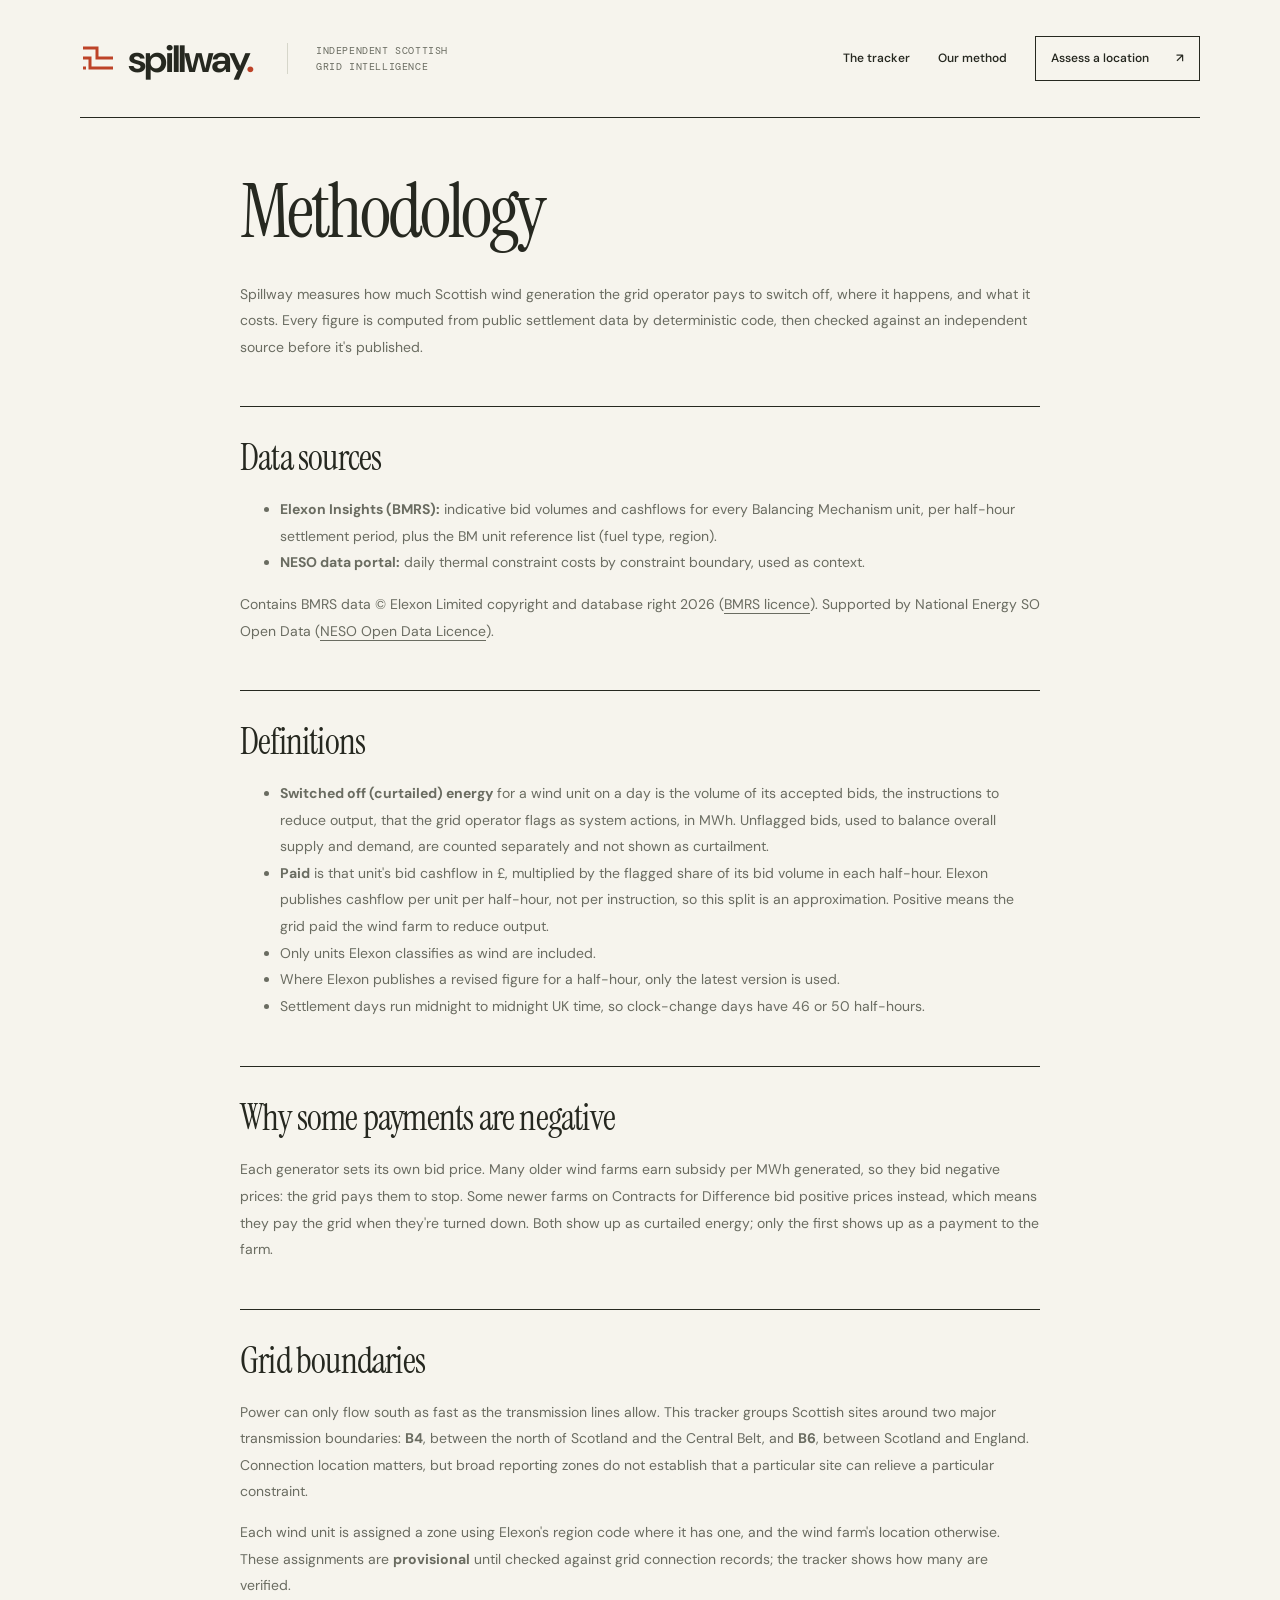
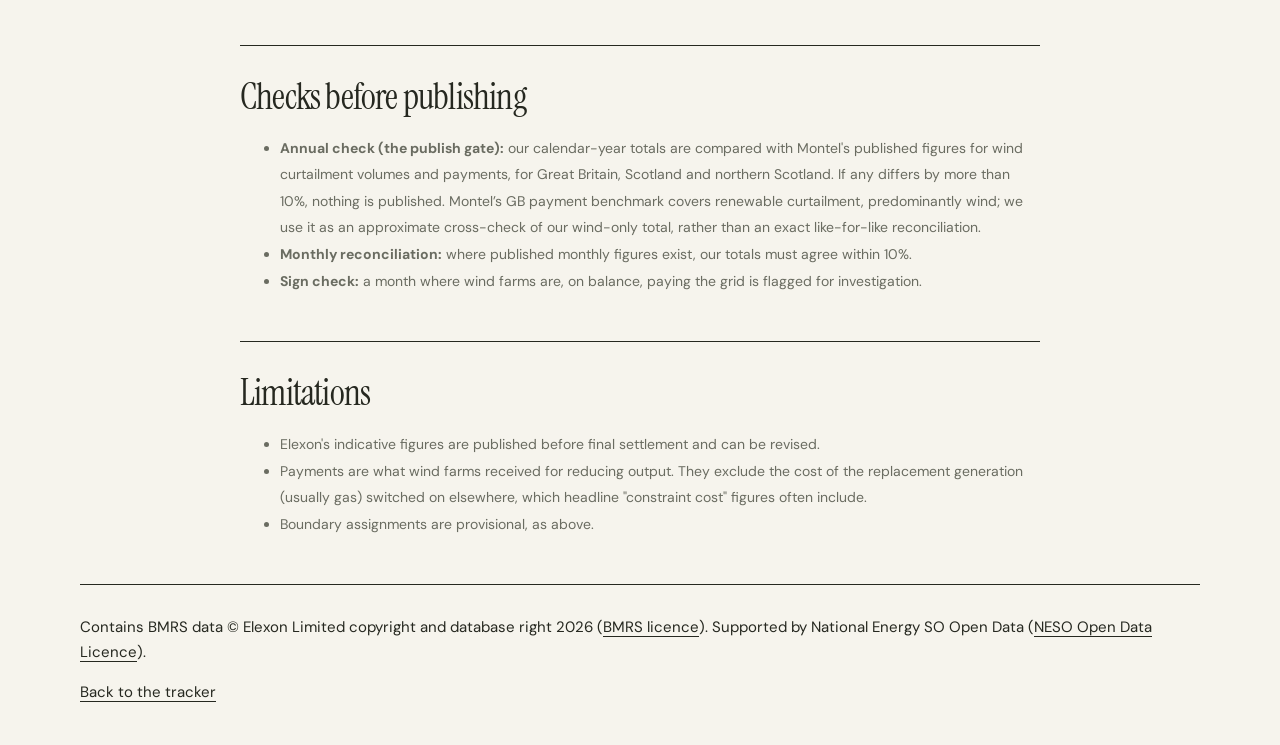
<file: methodology.html>
<!doctype html>
<html lang="en-GB">
<head>
<meta charset="utf-8">
<meta name="viewport" content="width=device-width, initial-scale=1">
<title>Methodology · Spillway</title>
<meta name="description" content="How Spillway calculates Scottish wind curtailment from Elexon and NESO open data, how it's checked, and its limitations.">
<link rel="icon" href="data:image/svg+xml,%3Csvg xmlns='http://www.w3.org/2000/svg' viewBox='0 0 32 32'%3E%3Crect width='32' height='32' rx='6' fill='%230b6e75'/%3E%3Cpath d='M9 5v9l7 5 7-5V5' stroke='white' stroke-width='2.6' fill='none' stroke-linejoin='round'/%3E%3Cpath d='M16 19v8M16 23h7' stroke='%23e0a51a' stroke-width='2.6' stroke-linecap='round'/%3E%3C/svg%3E">
<link rel="preconnect" href="https://fonts.googleapis.com">
<link rel="preconnect" href="https://fonts.gstatic.com" crossorigin>
<link href="https://fonts.googleapis.com/css2?family=DM+Sans:wght@400;500;600&family=DM+Mono:wght@400&family=Instrument+Serif:ital@0;1&display=swap" rel="stylesheet">
<link rel="stylesheet" href="assets/style.css">
</head>
<body>
<header class="top">
<a class="mark" href="./" aria-label="Spillway home"><svg viewBox="0 0 36 36" aria-hidden="true"><path d="M3 7h14v10h16M3 17h7v10h23M3 27h3" /></svg><span>spillway<span class="brand-dot">.</span></span></a>
<span class="strap">Independent Scottish<br>grid intelligence</span>
<nav aria-label="Main navigation"><a href="./#tracker">The tracker</a><a href="methodology.html">Our method</a><a class="nav-cta" href="./#assessment">Assess a location <span aria-hidden="true">↗</span></a></nav>
</header>

<main class="prose">
  <section class="intro">
    <h1>Methodology</h1>
    <p>Spillway measures how much Scottish wind generation the grid operator pays to switch off, where it happens, and what it costs. Every figure is computed from public settlement data by deterministic code, then checked against an independent source before it's published.</p>
  </section>

  <section>
    <h2>Data sources</h2>
    <ul>
      <li><strong>Elexon Insights (BMRS):</strong> indicative bid volumes and cashflows for every Balancing Mechanism unit, per half-hour settlement period, plus the BM unit reference list (fuel type, region).</li>
      <li><strong>NESO data portal:</strong> daily thermal constraint costs by constraint boundary, used as context.</li>
    </ul>
    <p>Contains BMRS data © Elexon Limited copyright and database right 2026 (<a href="https://www.elexon.co.uk/data/balancing-mechanism-reporting-agent/copyright-licence-bmrs-data/">BMRS licence</a>). Supported by National Energy SO Open Data (<a href="https://www.neso.energy/data-portal/ngeso-open-licence">NESO Open Data Licence</a>).</p>
  </section>

  <section>
    <h2>Definitions</h2>
    <ul>
      <li><strong>Switched off (curtailed) energy</strong> for a wind unit on a day is the volume of its accepted bids, the instructions to reduce output, that the grid operator flags as system actions, in MWh. Unflagged bids, used to balance overall supply and demand, are counted separately and not shown as curtailment.</li>
      <li><strong>Paid</strong> is that unit's bid cashflow in £, multiplied by the flagged share of its bid volume in each half-hour. Elexon publishes cashflow per unit per half-hour, not per instruction, so this split is an approximation. Positive means the grid paid the wind farm to reduce output.</li>
      <li>Only units Elexon classifies as wind are included.</li>
      <li>Where Elexon publishes a revised figure for a half-hour, only the latest version is used.</li>
      <li>Settlement days run midnight to midnight UK time, so clock-change days have 46 or 50 half-hours.</li>
    </ul>
  </section>

  <section id="negative">
    <h2>Why some payments are negative</h2>
    <p>Each generator sets its own bid price. Many older wind farms earn subsidy per MWh generated, so they bid negative prices: the grid pays them to stop. Some newer farms on Contracts for Difference bid positive prices instead, which means they pay the grid when they're turned down. Both show up as curtailed energy; only the first shows up as a payment to the farm.</p>
  </section>

  <section>
    <h2>Grid boundaries</h2>
    <p>Power can only flow south as fast as the transmission lines allow. This tracker groups Scottish sites around two major transmission boundaries: <strong>B4</strong>, between the north of Scotland and the Central Belt, and <strong>B6</strong>, between Scotland and England. Connection location matters, but broad reporting zones do not establish that a particular site can relieve a particular constraint.</p>
    <p>Each wind unit is assigned a zone using Elexon's region code where it has one, and the wind farm's location otherwise. These assignments are <strong>provisional</strong> until checked against grid connection records; the tracker shows how many are verified.</p>
  </section>

  <section>
    <h2>Checks before publishing</h2>
    <ul>
      <li><strong>Annual check (the publish gate):</strong> our calendar-year totals are compared with Montel's published figures for wind curtailment volumes and payments, for Great Britain, Scotland and northern Scotland. If any differs by more than 10%, nothing is published. Montel’s GB payment benchmark covers renewable curtailment, predominantly wind; we use it as an approximate cross-check of our wind-only total, rather than an exact like-for-like reconciliation.</li>
      <li><strong>Monthly reconciliation:</strong> where published monthly figures exist, our totals must agree within 10%.</li>
      <li><strong>Sign check:</strong> a month where wind farms are, on balance, paying the grid is flagged for investigation.</li>
    </ul>
  </section>

  <section>
    <h2>Limitations</h2>
    <ul>
      <li>Elexon's indicative figures are published before final settlement and can be revised.</li>
      <li>Payments are what wind farms received for reducing output. They exclude the cost of the replacement generation (usually gas) switched on elsewhere, which headline "constraint cost" figures often include.</li>
      <li>Boundary assignments are provisional, as above.</li>
    </ul>
  </section>
</main>

<footer>
  <p>Contains BMRS data © Elexon Limited copyright and database right 2026 (<a href="https://www.elexon.co.uk/data/balancing-mechanism-reporting-agent/copyright-licence-bmrs-data/">BMRS licence</a>). Supported by National Energy SO Open Data (<a href="https://www.neso.energy/data-portal/ngeso-open-licence">NESO Open Data Licence</a>).</p>
  <p><a href="./">Back to the tracker</a></p>
</footer>
</body>
</html>
</file>
<file: assets/style.css>
:root{--paper:#f6f4ed;--ink:#262820;--muted:#6a6c61;--rule:#d6d6ca;--orange:#bd4328;--north:#bd4328;--mid:#858f72;--surface:#edece2;--sans:"DM Sans",Arial,sans-serif;--serif:"Instrument Serif",Georgia,serif;--mono:"DM Mono",monospace;color-scheme:light}
*{box-sizing:border-box}html{scroll-behavior:smooth;scroll-padding-top:24px}body{margin:0;background:var(--paper);color:var(--ink);font:15px/1.65 var(--sans);-webkit-font-smoothing:antialiased}a{color:inherit;text-underline-offset:4px}button{font:inherit}button,a{-webkit-tap-highlight-color:transparent}a:focus-visible,button:focus-visible,summary:focus-visible{outline:2px solid var(--orange);outline-offset:6px}[hidden]{display:none!important}::selection{background:#e4b9a8;color:var(--ink)}.site-shell{max-width:1600px;margin:auto;padding:0 64px}.skip{position:absolute;left:20px;top:-100px;background:var(--ink);color:white;padding:12px;z-index:10}.skip:focus{top:10px}
.top{height:118px;display:flex;align-items:center;border-bottom:1px solid var(--ink);gap:34px}.mark{display:flex;align-items:center;gap:12px;text-decoration:none;font-size:38px;font-weight:650;letter-spacing:-2px;line-height:1}.mark svg{width:36px;height:36px;stroke:var(--orange);stroke-width:3;fill:none}.brand-dot{color:var(--orange)}.strap{font:10px/1.55 var(--mono);text-transform:uppercase;letter-spacing:.6px;border-left:1px solid var(--rule);padding-left:28px;color:var(--muted)}nav{margin-left:auto;display:flex;align-items:center;gap:28px;font-size:12px;font-weight:550}nav a{text-decoration:none}nav>a:not(.nav-cta):hover{color:var(--orange)}.nav-cta{padding:12px 15px;border:1px solid var(--ink);display:flex;gap:27px}.nav-cta:hover{background:var(--ink);color:var(--paper)}
.hero{display:grid;grid-template-columns:1.13fr 1fr;gap:60px;padding:54px 0 54px}.hero-copy{display:flex;flex-direction:column;align-items:flex-start;padding-top:9px}.eyebrow{font:10px/1.5 var(--mono);text-transform:uppercase;letter-spacing:1.3px;margin:0 0 25px}.signal{width:7px;height:7px;display:inline-block;border-radius:50%;background:var(--orange);margin-right:9px;vertical-align:1px;box-shadow:0 0 0 4px #bd432811}h1,h2,h3,p{margin-top:0}h1{font:400 clamp(76px,7.8vw,118px)/.94 var(--serif);letter-spacing:-3.2px;margin-bottom:27px}em{font-weight:400;color:var(--orange)}.hero-description{font-size:15px;line-height:1.8;max-width:370px;color:var(--muted);margin-bottom:27px}.hero-links{display:flex;align-items:flex-start;flex-direction:column;gap:18px}.solid-link{display:inline-flex;justify-content:space-between;gap:42px;padding:14px 19px;color:var(--paper);background:var(--ink);font-size:12px;text-decoration:none;line-height:1.4;transition:background .2s}.solid-link:hover{background:var(--orange)}.solid-link span{font-size:17px;line-height:1}.text-link{font-size:11px;text-decoration:none;color:var(--muted)}.text-link:hover{color:var(--orange)}.hero-foot{margin-top:auto;padding-top:34px;display:flex;justify-content:space-between;width:100%;font:8px/1.6 var(--mono);letter-spacing:.65px;color:var(--muted);gap:15px}
.atlas{margin:0;background:#eaeadd;position:relative;min-width:0}.atlas-top{display:flex;justify-content:space-between;padding:17px 20px 0;font:8px/1.5 var(--mono);letter-spacing:1px;color:#656958}.atlas-body{height:440px;position:relative;overflow:hidden;background-image:linear-gradient(#a6aa9020 1px,transparent 1px),linear-gradient(90deg,#a6aa9020 1px,transparent 1px);background-size:48px 48px;margin:0 20px}.scotland-map{display:block;position:absolute;width:345px;max-width:96%;height:450px;top:-4px;left:50%;transform:translateX(-50%)}.map-city{font:7px var(--mono);fill:#555b4a}.boundary-marker path{fill:none;stroke:var(--orange);stroke-width:1.3;stroke-dasharray:4 3}.boundary-label rect{fill:var(--orange)}.boundary-label text{font:12px var(--mono);fill:var(--paper)}.map-direction{stroke:#5d644e;fill:none;stroke-width:.8}.map-direction text{stroke:none;fill:#5d644e;font:10px var(--mono)}.atlas-coordinate{position:absolute;left:0;font:8px var(--mono);color:#8c907e;z-index:1}.coordinate-top{top:40px}.coordinate-bottom{bottom:80px}.map-note{position:absolute;left:4px;top:176px;font:9px/1.6 var(--mono);max-width:135px;color:#5b604e}.map-cross{display:block;font:22px var(--mono);margin-bottom:4px;color:var(--orange)}.zone-selector{position:absolute;bottom:13px;left:0;right:0;display:flex;gap:6px}.zone-selector button{background:transparent;border:1px solid #b9bdaa;color:#535a46;padding:9px 10px;font:9px var(--mono);cursor:pointer;flex:1;text-align:left;display:flex;gap:9px}.zone-selector button.selected{background:var(--ink);border-color:var(--ink);color:var(--paper)}.zone-selector button:not(.selected):hover{background:#dddfcd}.atlas figcaption{padding:16px 20px 18px;border-top:1px solid #d0d3bf}.atlas figcaption strong{font-size:13px;font-weight:550}.atlas figcaption p{font-size:11px;line-height:1.7;max-width:340px;color:#626754;margin:5px 0 9px}.map-disclaimer{font:7px/1.5 var(--mono);text-transform:uppercase;letter-spacing:.65px;color:#777e66}.atlas[data-active="south"] .boundary-marker path:first-child{opacity:.25}.atlas[data-active="north"] .boundary-marker path:last-child{opacity:.25}
section:not(.hero){border-top:1px solid var(--ink);padding-top:34px;margin-top:0;padding-bottom:58px}.section-heading{display:flex;justify-content:space-between;align-items:flex-end;gap:25px;margin-bottom:28px}.section-heading .eyebrow{margin-bottom:17px;color:var(--muted)}h2{font:400 47px/1.08 var(--serif);letter-spacing:-.8px;margin-bottom:0}.small-link{font-size:11px;text-decoration:none;padding-bottom:7px;white-space:nowrap}.small-link span{margin-left:17px}.small-link:hover{color:var(--orange)}.waiting{border:1px solid var(--rule);padding:24px 28px 17px;background:repeating-linear-gradient(135deg,transparent,transparent 7px,#6b715005 7px,#6b715005 8px)}.waiting-label{font:8px var(--mono);letter-spacing:1px;color:var(--muted)}.waiting-label .signal{width:5px;height:5px;background:#8d9278;box-shadow:none}.waiting-main{display:grid;grid-template-columns:1fr 1fr;gap:50px;align-items:center;padding:28px 0 30px}.waiting-main h3{font:400 35px/1.12 var(--serif);margin:0}.waiting-main p{font-size:12px;line-height:1.85;color:var(--muted);max-width:390px;margin:0}.waiting-bottom{border-top:1px solid var(--rule);padding-top:14px;display:flex;justify-content:space-between;gap:18px;font:8px/1.6 var(--mono);color:var(--muted)}.waiting-bottom a{text-decoration:none}
.section-aside{font-size:11px;line-height:1.8;color:var(--muted);margin-bottom:4px}.context-ledger{display:grid;grid-template-columns:repeat(3,1fr);margin-top:35px}.context-ledger article{padding:0 29px 0 0;display:flex;flex-direction:column;align-items:flex-start}.context-ledger article+article{border-left:1px solid var(--rule);padding-left:29px}.ledger-label{font:8px/1.6 var(--mono);letter-spacing:.7px;color:var(--muted)}.context-number{font:400 68px/1 var(--serif);letter-spacing:-2px;margin:23px 0 20px}.context-number span{font-size:42px;letter-spacing:-1px}.context-symbol{font:400 77px/1 var(--serif);color:var(--orange);height:68px;margin:23px 0 20px}.context-ledger h3{font-size:13px;line-height:1.5;font-weight:550;margin:0 0 11px}.context-ledger p:not(.context-number){font-size:12px;line-height:1.85;color:var(--muted);margin-bottom:22px}.context-ledger a{font-size:10px;text-decoration:none;margin-top:auto;border-bottom:1px solid var(--rule);padding-bottom:3px}.context-ledger a:hover{color:var(--orange)}
section.assessment{background:var(--ink);color:var(--paper);border:0;padding:47px 45px 43px;display:grid;grid-template-columns:1.2fr 1fr;gap:70px;margin-bottom:60px;position:relative}.assessment .eyebrow{color:#afb2a0;font-size:8px}.assessment h2{font-size:57px;line-height:1.03;margin:0 0 24px}.assessment em{color:#e88561}.assessment-intro>p:not(.eyebrow){font-size:12px;line-height:1.9;color:#b8bcaa;max-width:340px;margin-bottom:28px}.solid-link.light{background:var(--paper);color:var(--ink)}.solid-link.light:hover{background:#e88561}.assessment-fine{display:block;color:#a2a894;font:8px/1.8 var(--mono);margin-top:15px;max-width:310px}.spec-title{font:8px/1.6 var(--mono);letter-spacing:.6px;color:#b0b4a3;border-bottom:1px solid #4b5041;padding-bottom:19px;margin-bottom:4px}.assessment-spec>div{display:grid;grid-template-columns:26px 1fr;gap:0 10px;border-bottom:1px solid #4b5041;padding:17px 0}.assessment-spec>div>span{grid-row:span 2;font:9px var(--mono);color:#e88561;padding-top:4px}.assessment-spec h3{font-size:13px;font-weight:500;margin:0 0 5px}.assessment-spec p:not(.spec-title){font-size:11px;line-height:1.8;color:#afb4a0;margin:0}.assessment-spec>a{display:block;margin-top:20px;font:10px var(--mono);text-decoration:none}
footer{border-top:1px solid var(--ink);padding:30px 0 25px}.footer-top{display:flex;gap:35px;align-items:center}.footer-brand{font-size:36px;letter-spacing:-2px;font-weight:650;text-decoration:none;line-height:1}.footer-top>p{font-size:10px;line-height:1.7;color:var(--muted);margin:0}.footer-top>a:last-child{margin-left:auto;font-size:10px;text-decoration:none}.footer-bottom{display:flex;justify-content:space-between;border-top:1px solid var(--rule);padding-top:20px;margin-top:30px;font:8px/1.7 var(--mono);color:var(--muted)}.credits{font-size:8px;line-height:1.9;color:#777b6c;margin:5px 0 0;max-width:850px}
.live-dashboard>.eyebrow{color:var(--muted)}.stat-ledger{display:grid;grid-template-columns:1fr 1fr;border-top:1px solid var(--rule);border-bottom:1px solid var(--rule);padding:25px 0;margin-bottom:28px}.stat-label{font-size:10px;color:var(--muted)}.primary-stat>div{font:80px/1.15 var(--serif);letter-spacing:-2px}.stat-unit{font:18px var(--sans);letter-spacing:0;margin-left:10px;color:var(--muted)}dl{margin:0}.hero-stats{display:grid;grid-template-columns:repeat(3,1fr);gap:15px;align-items:center}dt{font-size:10px;color:var(--muted);line-height:1.7}dd{font:27px/1.4 var(--serif);margin:5px 0 0}.zone-grid{display:grid;grid-template-columns:1fr 1fr;gap:30px;margin-bottom:42px}.zone-card{border-bottom:1px solid var(--rule);padding-bottom:20px}.zone-card h3{font-size:13px;font-weight:500;margin-bottom:20px}.zone-number{font:10px var(--mono);color:var(--orange);margin-right:12px}.zone-card dl{display:grid;grid-template-columns:repeat(3,1fr);gap:10px}.chart-header,.table-header{display:flex;align-items:center;justify-content:space-between;gap:15px;margin:0 0 20px}.chart-header h3,.table-header h3{font-size:16px;font-weight:500;margin:0}.table-header{margin-top:40px}.table-header .eyebrow{margin:0;font-size:8px}.legend{display:flex;align-items:center;gap:6px;font-size:9px;color:var(--muted)}.key{width:6px;height:6px;display:inline-block;margin-left:8px}.k-north{background:var(--north)}.k-mid{background:var(--mid)}.chart svg{display:block;width:100%;height:auto}.chart .tick{font:11px var(--mono);fill:var(--muted)}.chart .grid{stroke:var(--rule);stroke-dasharray:2 4}.b-north{fill:var(--north)}.b-mid{fill:var(--mid)}.b-gap{fill:#a1a58d}.chart g:hover rect{opacity:.7}.fine{font-size:10px;color:var(--muted);line-height:1.8;margin:12px 0 0}.table-wrap{overflow-x:auto}table{width:100%;border-collapse:collapse;font-size:12px}th{font:8px var(--mono);text-transform:uppercase;color:var(--muted)}th,td{text-align:left;padding:15px 8px;border-bottom:1px solid var(--rule);white-space:nowrap}th:first-child,td:first-child{padding-left:0}.num{text-align:right;font-variant-numeric:tabular-nums}.zone-tag{font-size:9px;color:var(--muted);display:inline-flex;align-items:center;gap:6px}.zone-tag:before{content:"";display:inline-block;width:5px;height:5px;background:var(--zc)}.checks{border-top:1px solid var(--rule);margin-top:30px;padding-top:17px}.checks summary{cursor:pointer;font-size:11px;list-style:none;display:flex;justify-content:space-between}.checks summary::-webkit-details-marker{display:none}.checks ul{font-size:11px;line-height:1.9;color:var(--muted);max-width:850px;padding-left:17px}.checks li{margin-bottom:10px}
.prose{max-width:800px;margin:0 auto}.prose section{padding:32px 0!important}.prose .intro{border-top:0;margin-top:20px}.prose h1{font-size:76px;line-height:1.1}.prose h2{font-size:36px;margin-bottom:18px}.prose p,.prose li{font-size:14px;color:var(--muted);line-height:1.9}.prose code{font:11px var(--mono)}body:has(.prose)>.top,body:has(.prose)>footer{max-width:1120px;margin:auto}body:has(.prose){padding:0 45px}
@media(min-width:1450px){.atlas-body{height:510px}.scotland-map{height:510px;width:390px}.hero{gap:90px}.hero-description{font-size:16px;max-width:420px}.hero-links{flex-direction:row;align-items:center;gap:25px}.hero-foot{padding-top:45px}}
@media(max-width:1100px){.site-shell{padding:0 35px}.hero{gap:30px}.strap{display:none}h1{font-size:86px}.atlas-body{height:410px}.scotland-map{height:420px}.map-note{font-size:8px;width:110px;top:140px}nav{gap:20px}.assessment{gap:35px!important}.assessment h2{font-size:49px}.stat-ledger{grid-template-columns:.8fr 1.2fr}}
@media(max-width:760px){.site-shell{padding:0 22px}.top{height:88px}.mark{font-size:30px;gap:8px}.mark svg{width:29px;height:29px}nav{gap:18px;font-size:11px}.nav-cta{padding:9px 11px;gap:12px}nav>a:first-child{display:none}.hero{grid-template-columns:1fr;gap:32px;padding-top:32px;padding-bottom:38px}.hero-copy{padding:0}.hero .eyebrow{font-size:8px;margin-bottom:24px}h1{font-size:clamp(72px,13.5vw,105px);letter-spacing:-2px;line-height:.96}.hero-description{font-size:14px;max-width:430px}.hero-links{flex-direction:row;align-items:center;gap:24px}.hero-foot{padding-top:27px;max-width:440px}.atlas-body{height:380px}.scotland-map{width:300px;height:395px;top:-15px}.atlas figcaption{padding:13px 20px}.map-note{left:12px;top:150px}.atlas-top{font-size:8px}.atlas-coordinate{left:8px}.section-heading{align-items:flex-start;margin-bottom:24px}h2{font-size:37px}.section-heading .eyebrow{font-size:8px;margin-bottom:12px}.small-link{font-size:9px;padding-top:35px}.small-link span{margin-left:4px}.waiting{padding:20px}.waiting-main{gap:25px;padding:24px 0}.waiting-main h3{font-size:29px}.waiting-main p{font-size:11px}.waiting-bottom{font-size:7px}.section-aside{display:none}.context-ledger{grid-template-columns:1fr;margin-top:25px}.context-ledger article,.context-ledger article+article{padding:23px 0;border:0;border-top:1px solid var(--rule);display:grid;grid-template-columns:120px 1fr;gap:0 24px}.ledger-label{grid-column:1/-1;margin-bottom:15px}.context-number,.context-symbol{grid-row:span 3;align-self:start;margin:0;font-size:58px;height:auto}.context-number span{font-size:31px}.context-ledger h3{font-size:13px;margin:0 0 8px}.context-ledger p:not(.context-number){font-size:11px;margin-bottom:12px}.context-ledger a{justify-self:start;font-size:9px}.context-symbol{font-size:70px;line-height:.8}section:not(.hero){padding-top:28px;padding-bottom:35px}section.assessment{grid-template-columns:1fr;padding:30px 25px 32px;gap:30px!important;margin-bottom:35px}.assessment h2{font-size:49px}.assessment-intro>p:not(.eyebrow){max-width:100%}.assessment-spec>div{padding:14px 0}.assessment-fine{max-width:100%}.footer-top{gap:22px;flex-wrap:wrap}.footer-top>a:last-child{font-size:9px}.footer-brand{font-size:30px}.footer-bottom{font-size:7px}.credits{font-size:7px}.stat-ledger{grid-template-columns:1fr;gap:20px}.primary-stat>div{font-size:72px}.hero-stats{border-top:1px solid var(--rule);padding-top:15px}.zone-grid{grid-template-columns:1fr;gap:22px}.chart-header h3{font-size:14px}.legend{font-size:8px}.prose h1{font-size:60px}body:has(.prose){padding:0 22px}}
@media(max-width:390px){.site-shell{padding:0 17px}nav{gap:12px}.nav-cta{font-size:10px}h1{font-size:70px}.hero-links{align-items:flex-start;flex-direction:column;gap:15px}.waiting-main{grid-template-columns:1fr;gap:18px}.waiting-bottom{flex-direction:column;gap:6px}.context-ledger article,.context-ledger article+article{grid-template-columns:100px 1fr;gap:0 15px}.footer-top>a:last-child{margin-left:0}.footer-bottom{gap:10px}}
/* Keep the fine typography legible and the phone headline intentionally composed. */
dt{font-size:12px}.stat-label{font-size:12px}.credits{font-size:10px}.fine{font-size:12px}.legend{font-size:11px}.checks summary,.checks ul{font-size:12px}.context-ledger p:not(.context-number){font-size:13px}.assessment-intro>p:not(.eyebrow){font-size:14px}.assessment-spec p:not(.spec-title){font-size:12px}.map-note{left:2px;top:155px;background:#eaeadddd;padding:5px}.atlas figcaption p{font-size:12px}.map-disclaimer{font-size:8px}
@media(max-width:760px){.top{gap:16px}h1{font-size:clamp(48px,15vw,76px)}.hero-links{flex-direction:column;align-items:flex-start;gap:16px}.hero-description{font-size:15px}.waiting-main{grid-template-columns:1fr;gap:20px}.waiting-main p{font-size:13px}.waiting-bottom{font-size:8px;flex-wrap:wrap}.context-ledger p:not(.context-number){font-size:12px}.fine{font-size:11px}.credits{font-size:9px}.atlas figcaption p{font-size:12px}.context-ledger article,.context-ledger article+article{grid-template-columns:110px 1fr}.assessment-spec p:not(.spec-title){font-size:13px}}
@media(max-width:440px){nav>a:not(.nav-cta){display:none}.nav-cta{white-space:nowrap}.mark{font-size:30px}.hero .eyebrow{font-size:8px;letter-spacing:.7px}.hero-foot{font-size:7px}h1{font-size:clamp(48px,15vw,66px)}}
@media(prefers-reduced-motion:reduce){html{scroll-behavior:auto}*{transition:none!important}}
</file>
